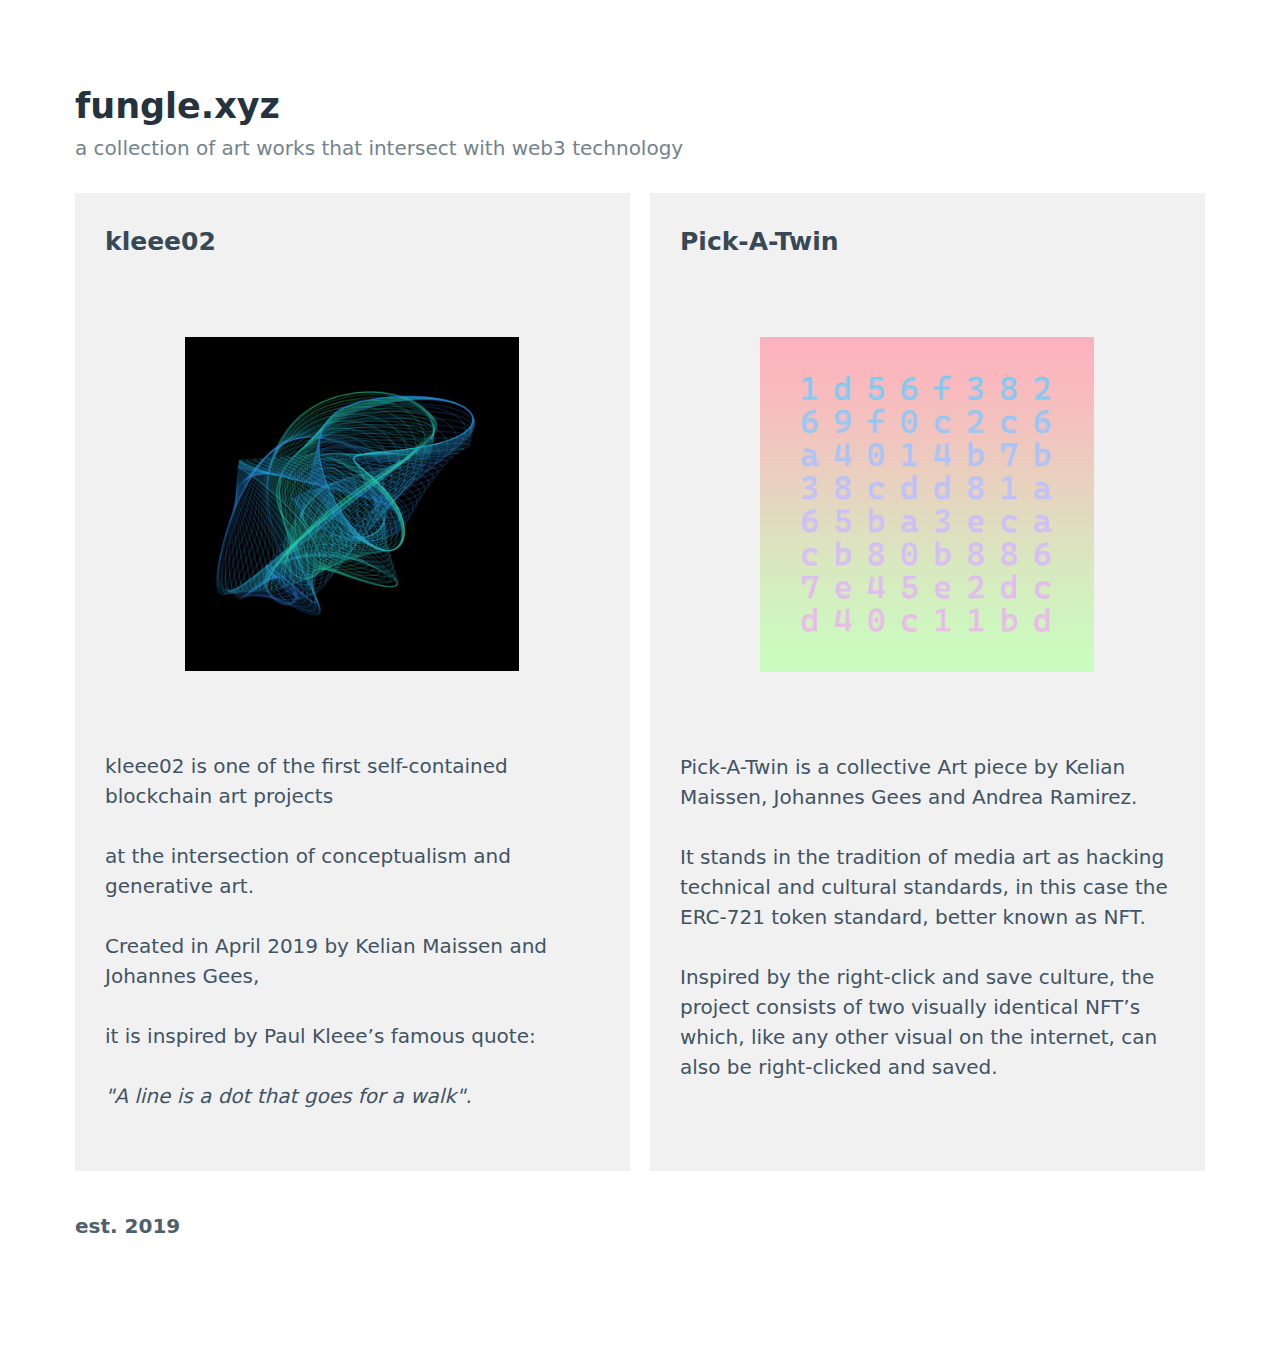
<file: index.html>
<!doctype html>
<html lang="en" data-theme="light">
  <head>
    <meta charset="utf-8">
    <meta name="viewport" content="width=device-width, initial-scale=1">
    <link rel="stylesheet" href="pico.min.css">
    <title>fungle.xyz</title>
    <style media="screen">
      img{
        margin: 80px;
        width: calc(100% - 161px);
        margin-top: 40px!important;
      }
      .grid>* {
        cursor: pointer;
        background-color: rgba(120,120,120,.1);
        padding: 30px;
      }
      h6 {
          margin-top: 40px!important;
    }
    @media (max-aspect-ratio: 1/1) and (max-width: 500px)
    {
      img{
        margin: auto;
        width: 100%;
        margin-top: 0px!important;
        margin-bottom: 20px!important;
      }
    }
    </style>
  </head>
  <body>
    <main class="container">
      <hgroup>
        <h2>fungle.xyz</h2>
        <h3>a collection of art works that intersect with web3 technology</h3>
      </hgroup>


      <div class="grid">

          <div onclick="window.location.href='/kleee02_new'">
            <h4>kleee02</h4>
            <img src="kleee02.jpg" alt="">
            <p>
              kleee02 is one of the first self-contained blockchain art projects <br><br>
              at the intersection of conceptualism and generative art. <br><br>
              Created in April 2019 by Kelian Maissen and Johannes Gees, <br><br>
              it is inspired by Paul Kleee’s famous quote: <br><br>
              <i>"A line is a dot that goes for a walk".</i>

            </p>
          </div>



          <div onclick="window.location.href='/pick_a_twin'">
            <h4>Pick-A-Twin</h4>
            <img src="ntt.png" alt="">
            <p>
              Pick-A-Twin is a collective Art piece by Kelian Maissen, Johannes Gees and Andrea Ramirez.
      <br><br>
      It stands in the tradition of media art as hacking technical and cultural standards, in this case the ERC-721 token standard, better known as NFT.
      <br><br>
      Inspired by the right-click and save culture, the project consists of two visually identical NFT’s which, like any other visual on the internet, can also be right-clicked and saved.

    </p>
          </div>

      </div>

      <h6>est. 2019</h6>
    </main>

  </body>
</html>
</file>
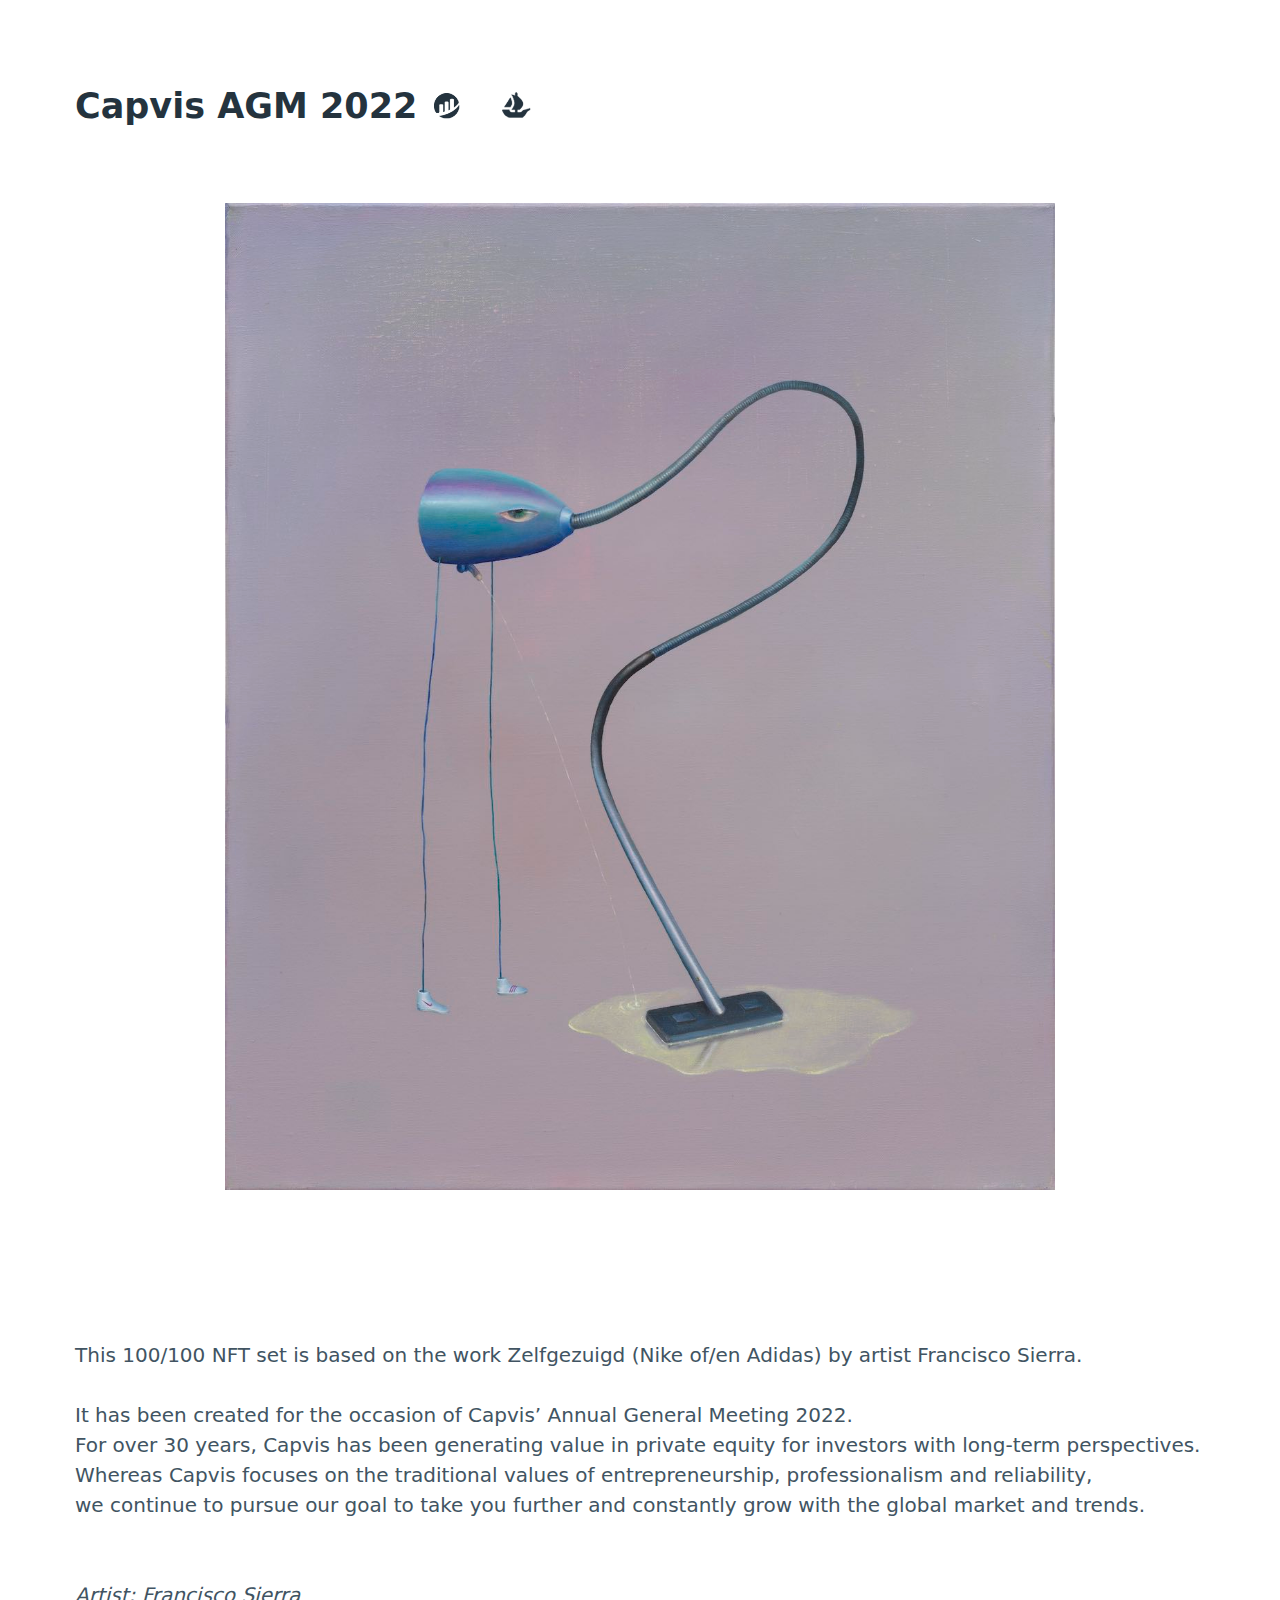
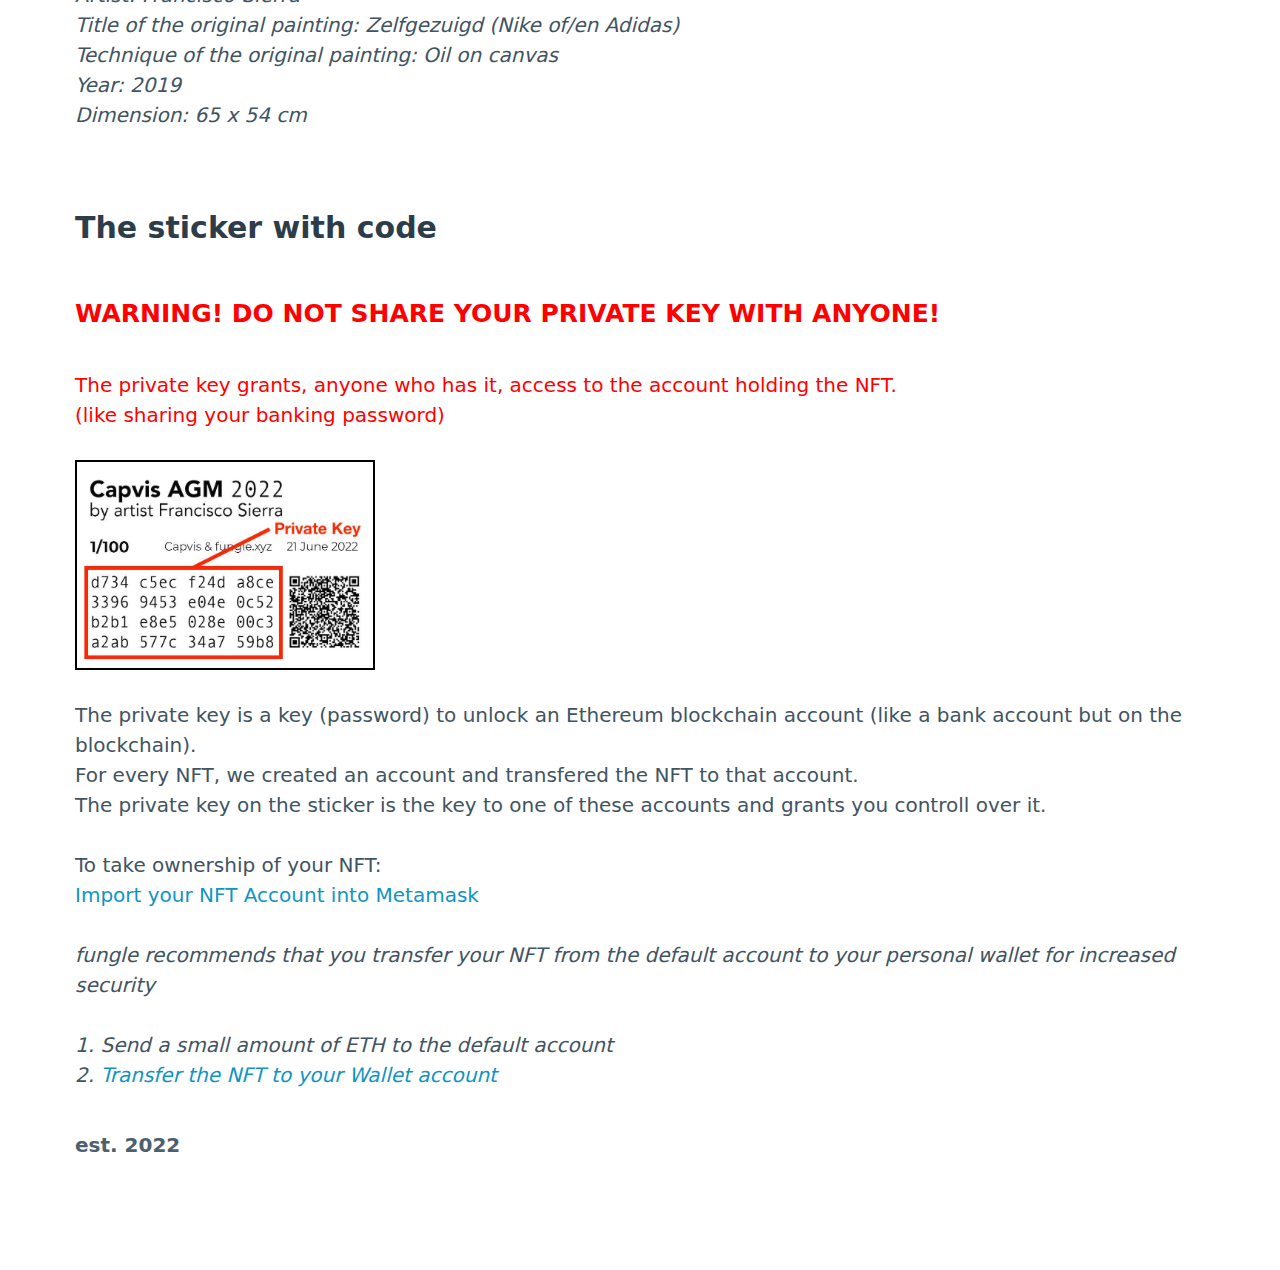
<file: Capvis_AGM_2022/index.html>
<!doctype html>
<html lang="en" data-theme="light">

<head>
  <meta charset="utf-8">
  <meta name="viewport" content="width=device-width, initial-scale=1">
  <link rel="stylesheet" href="../pico.min.css">
  <title>Capvis AGM 2022</title>
  <style media="screen">
    .bigimg {
      margin: 150px;
    width: calc(100% - 300px);
    margin-top: 40px !important;
    }

    .grid>* {
      cursor: pointer;
      background-color: rgba(120, 120, 120, .1);
      padding: 30px;
    }

    h6 {
      margin-top: 40px !important;
    }

    .icon {
      width: 33px;
      margin-top: -6px;
      height: 33px;
      /* filter: invert(70%); */
      /* filter: opacity(0.5) drop-shadow(0 0 0 black); */
    }

    @media (max-aspect-ratio: 1/1) and (max-width: 500px) {
      .bigimg {
        margin: auto;
        width: 100%;
        margin-top: 0px !important;
        margin-bottom: 20px !important;
      }
    }

    #sticker_example{
      width: 300px;
      border: 2px solid black;
    }
    .warning{
      color:red;
    }
  </style>
</head>

<body>
  <main class="container">
    <hgroup>
      <h2>
        Capvis AGM 2022
        <a target="_blank" href="https://etherscan.io/token/0x61bb4491d637da37b4e03fc9ba39e5505216db95"><img class="icon" src="assets/etherscan.png" /></a>  
        <a target="_blank" href="https://opensea.io/collection/capvis-agm-2022"><img class="icon" src="assets/opensea.png" /></a>
      </h2>
      <h3>
        <!-- To right-click and save or not to right-click and save. -->
      </h3>
    </hgroup>

    <img class="bigimg" src="tiny.jpg" alt="">
    <p>
      This 100/100 NFT set is based on the work Zelfgezuigd (Nike of/en Adidas) by artist Francisco Sierra.<br><br>
      It has been created for the occasion of Capvis’ Annual General Meeting 2022.<br>
      For over 30 years, Capvis has been generating value in private equity for investors with long-term perspectives.<br>
      Whereas Capvis focuses on the traditional values of entrepreneurship, professionalism and reliability,<br>
      we continue to pursue our goal to take you further and constantly grow with the global market and trends.<br><br>

    </p>

    <i>
      Artist: Francisco Sierra<br>
      Title of the original painting: Zelfgezuigd (Nike of/en Adidas)<br>
      Technique of the original painting: Oil on canvas<br>
      Year: 2019<br>
      Dimension: 65 x 54 cm
    </i>

    <br><br>

    <p id="sticker_info">
      <h3>
        The sticker with code
      </h3>
      <h4 class="warning">WARNING! DO NOT SHARE YOUR PRIVATE KEY WITH ANYONE!</h4>
      <span class="warning">
        The private key grants, anyone who has it, access to the account holding the NFT.<br>
        (like sharing your banking password)
      </span><br><br>
      <img id="sticker_example" src="example.jpg" alt=""><br><br>
      The private key is a key (password) to unlock an Ethereum blockchain account (like a bank account but on the blockchain).<br>
      For every NFT, we created an account and transfered the NFT to that account. <br>
      The private key on the sticker is the key to one of these accounts and grants you controll over it.<br><br>
      To take ownership of your NFT:<br>
      <a target="_blank" href="https://metamask.zendesk.com/hc/en-us/articles/360015489331-How-to-import-an-Account">Import your NFT Account into Metamask</a>
      <br><br>
      <i>fungle recommends that you transfer your NFT from the default account to your personal wallet for increased security
      <br><br>
      1. Send a small amount of ETH to the default account<br>
      2. <a target="_blank" href="https://support.opensea.io/hc/en-us/articles/5183126109715-How-can-I-transfer-an-NFT-using-OpenSea-">Transfer the NFT to your Wallet account</a>
      </i>

    </p>


    <h6>est. 2022</h6>
  </main>

  <script type="text/javascript">
  document.addEventListener("DOMContentLoaded", function(){
    var hash = location.hash.substr(1);
    if (hash == "sticker") {
      document.getElementById("sticker_info").scrollIntoView({
        behavior: 'smooth',
        alignToTop: true
      });
    }
  });


  </script>
</body>

</html>
</file>
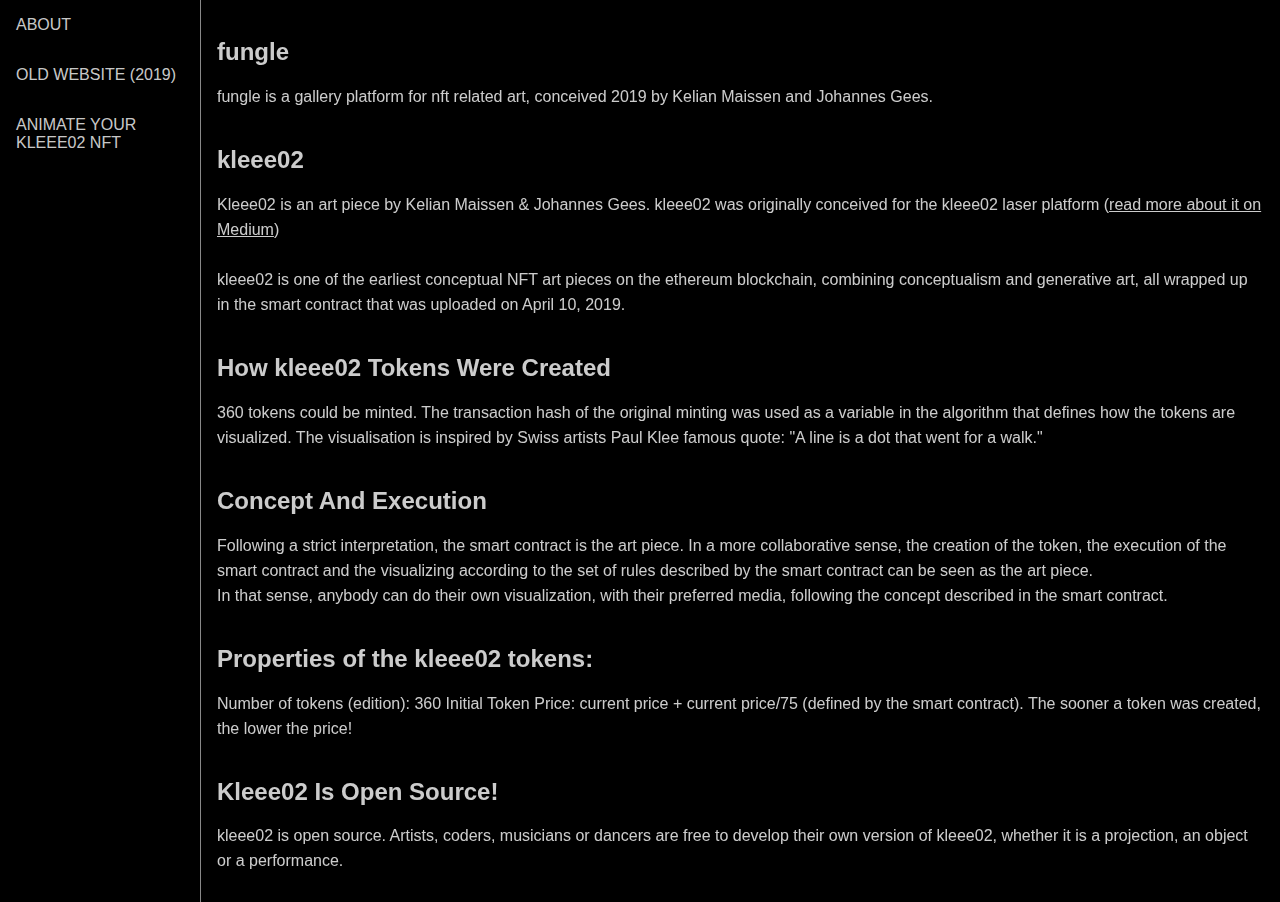
<file: kleee02_new/index.html>
<!DOCTYPE html>
<html>
<head>
  <meta charset="UTF-8">
<meta name="viewport" content="width=device-width, initial-scale=1.0">
<link rel="stylesheet" href="index.css?a=8h3f92g3f">
</head>
<body>


<div class="sidebar">
  <a class="active btn" data-action="menu_switch" data-name="about">ABOUT</a>
  <!-- <a class="btn" data-action="menu_switch" data-name="live_projections">LIVE PROJECTIONS</a> -->

  <a class="btn" data-action="open_link" data-name="gallery">OLD WEBSITE (2019)</a>
  <a class="btn" data-action="menu_switch" data-name="view_your_token">ANIMATE YOUR KLEEE02 NFT</a>
  <!-- <a data-action="menu_switch" data-name="intro">About</a> -->
</div>

<div class="content">

  <iframe class="token_bg" src="https://fungle.xyz/kleee02_new/visual/?autoplay=true#1" width="" height=""></iframe>

  <div class="tab_about tab">

<h2>fungle</h2>
fungle is a gallery platform for nft related art,
conceived 2019 by Kelian Maissen and Johannes Gees.

<h2>kleee02</h2>
Kleee02 is an art piece by Kelian Maissen & Johannes Gees.
kleee02 was originally conceived for the kleee02 laser platform
(<a target="_blank" href="https://medium.com/@johannesgees/the-kleee-art-project-2018-89fa0c1bd2a">read more about it on Medium</a>)
<br><br>
kleee02 is one of the earliest conceptual NFT art pieces on the ethereum blockchain,
combining conceptualism and generative art,
all wrapped up in the smart contract that was uploaded on April 10, 2019.

<h2>How kleee02 Tokens Were Created</h2>
360 tokens could be minted.
The transaction hash of the original minting was used as a variable in the algorithm that defines how the tokens are visualized.
The visualisation is inspired by Swiss artists Paul Klee famous quote: "A line is a dot that went for a walk."

<h2>Concept And Execution</h2>
Following a strict interpretation, the smart contract is the art piece. In a more
collaborative sense, the creation of the token, the execution of the smart contract
and the visualizing according to the set of rules described by the smart contract can
be seen as the art piece.<br>
In that sense, anybody can do their own visualization, with their preferred media,
following the concept described in the smart contract.

<h2>Properties of the kleee02 tokens:</h2>
Number of tokens (edition): 360
Initial Token Price: current price + current price/75 (defined by the smart contract).
The sooner a token was created, the lower the price!

<h2>Kleee02 Is Open Source!</h2>
kleee02 is open source. Artists, coders,
musicians or dancers are free to develop their own version of kleee02,
whether it is a projection, an object or a performance.
<br><br>
More details of the kleee02 piece are described in the kleee02  smart contract info variable:
<br><br>
Links:<br>
<a target="_blank" href="https://etherscan.io/address/0x63658cc84a5b2b969b8df9bea129a1c933e1439f#code">Smart Contract on Etherscan</a>  
and <a target="_blank" href="https://ipfs.io/ipfs/QmcccK8ksKNacYFiX2FkMpC9VW8LCVbTaD8Mq1SJj7o5VE">info variable on ipfs</a><br>
<a target="_blank" href="https://twitter.com/FungleXyz">Fungle and kleee02 on Twitter</a><br>
<a target="_blank" href="https://discord.gg/8ZstcYFBf3">Fungle and kleee02 Discord</a>
<a target="_blank" href="https://medium.com/@johannesgees/kleee02-396e4ed09ed4"><br>
Rediscovery of kleee02 in late August 2021 by internet users on Medium</a><br>

<br><br>

<br><br>


  </div>

  <div class="tab_live_projections tab" style="display:none;">
    <h2>dddd:</h2>
    <h2>ccc:</h2>
    <h2>bbb:</h2>
    <h2>Thalwil ZH:</h2>
  </div>

  <div class="tab_view_your_token tab" style="display:none;">
    <h2>Kleee 02 Token Animator</h2>

    Enter the number of your kleee02 token (or any token number, 1-360)<br>
    Click on the visual to access settings.<br>
    Click again to hide settings. Go!<br>
    <br>
    <input type="text" id="token_id" name="token_id" placeholder="123"><button class="btn" data-action="open_token" type="button" name="go">GO</button>

    <div class="center">


    </div>

  </div>

<div class="footer">
  <a target="_blank" href="https://etherscan.io/address/0x63658cc84a5b2b969b8df9bea129a1c933e1439f#code"><img class="icon" src="assets/etherscan.png" /></a>  
  <a target="_blank" href="https://twitter.com/FungleXyz"><img class="icon" src="assets/twitter.png" /></a>
  <a target="_blank" href="https://discord.gg/8ZstcYFBf3"><img class="icon" src="assets/discord.png" /></a>
  <a target="_blank" href="https://opensea.io/collection/kleee02"><img class="icon" src="assets/opensea.png" /></a>
</div>

</div>

<script src="index.js?a=8h3f92g3f" charset="utf-8"></script>

</body>
</html>
</file>
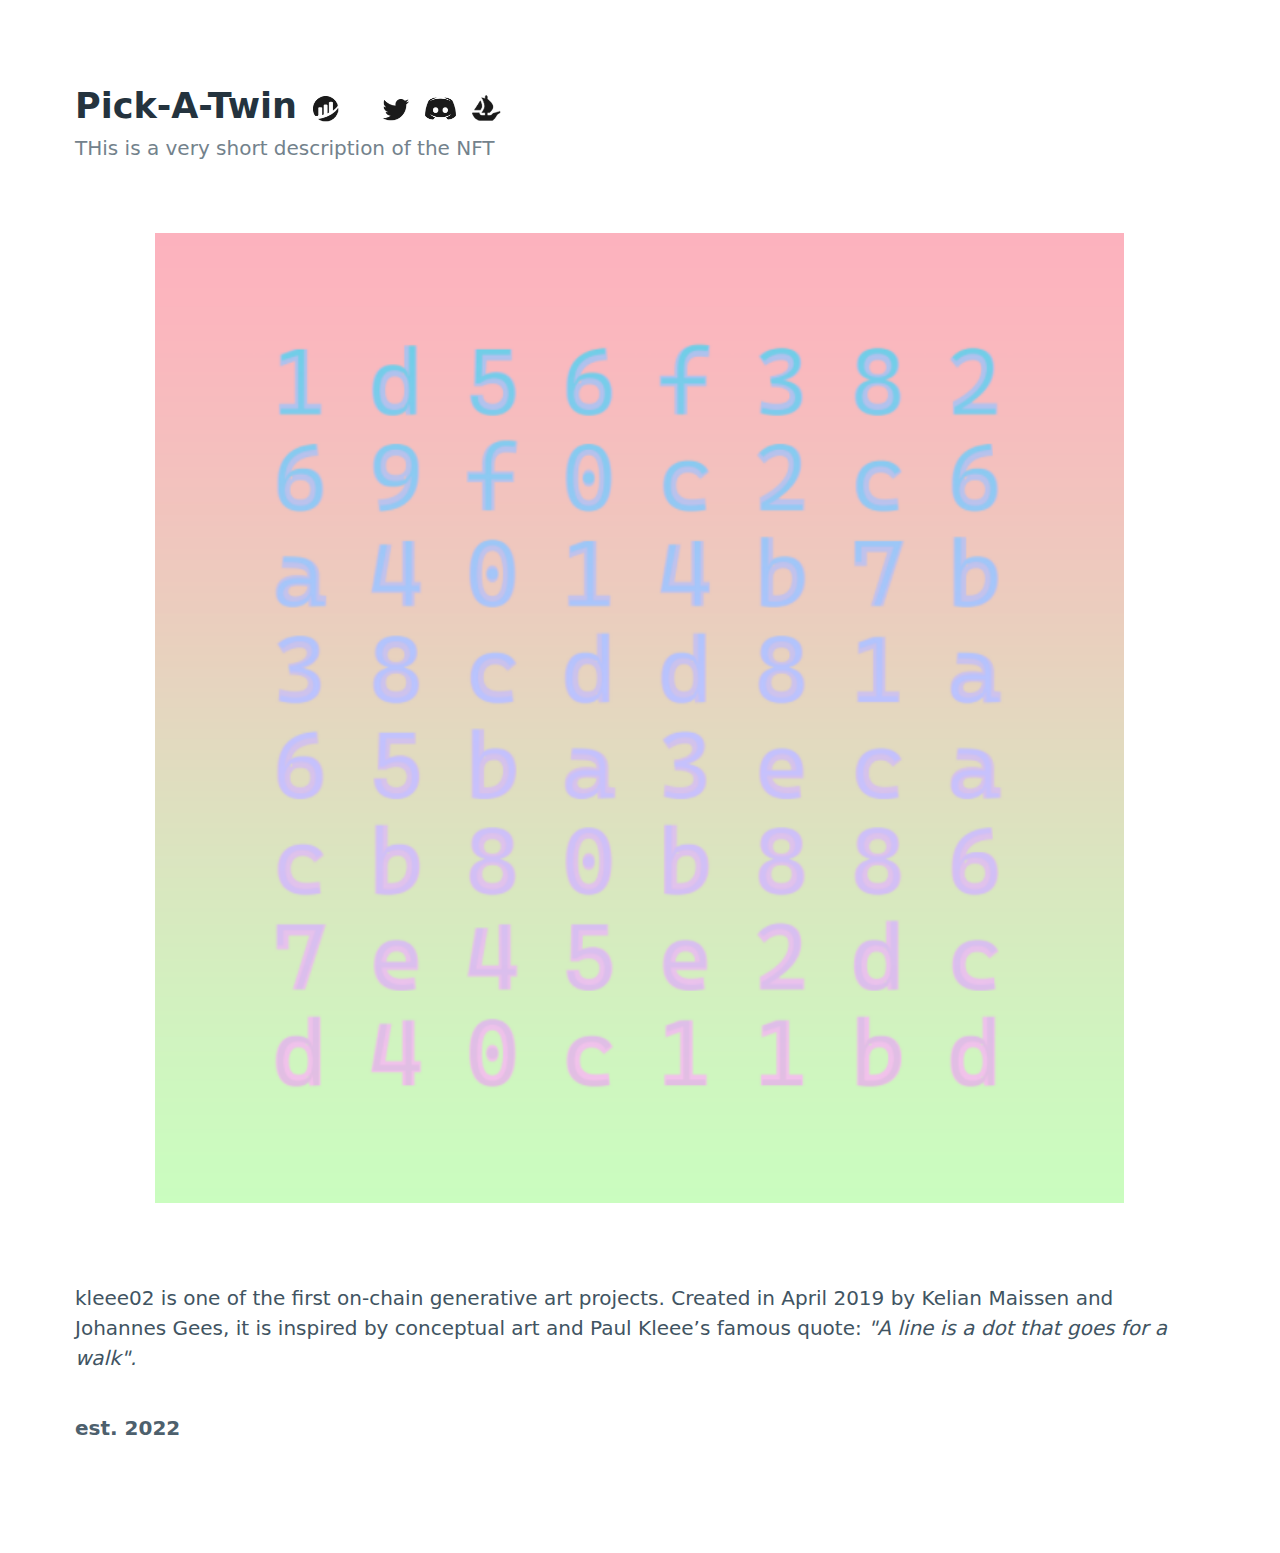
<file: pick_a_twin/index.html>
<!doctype html>
<html lang="en" data-theme="light">
  <head>
    <meta charset="utf-8">
    <meta name="viewport" content="width=device-width, initial-scale=1">
    <link rel="stylesheet" href="../pico.min.css">
    <title>Pick-A-Twin</title>
    <style media="screen">
      .bigimg{
        margin: 80px;
        width: calc(100% - 161px);
        margin-top: 40px!important;
      }
      .grid>* {
        cursor: pointer;
        background-color: rgba(120,120,120,.1);
        padding: 30px;
      }
      h6 {
          margin-top: 40px!important;
    }
    .icon{
      width: 33px;
      height: 33px;
      filter:invert(90%) ;
    }
    @media (max-aspect-ratio: 1/1) and (max-width: 500px)
    {
      .bigimg{
        margin: auto;
        width: 100%;
        margin-top: 0px!important;
        margin-bottom: 20px!important;
      }
    }
    </style>
  </head>
  <body>
    <main class="container">
      <hgroup>
        <h2>
          Pick-A-Twin
          <a target="_blank" href="https://etherscan.io/address/0xdf25a9267bcf79cb1d790de9b77f180ddc8f95f8#code"><img class="icon" src="assets/etherscan.png" /></a>  
          <a target="_blank" href="https://twitter.com/FungleXyz"><img class="icon" src="assets/twitter.png" /></a>
          <a target="_blank" href="https://discord.gg/8ZstcYFBf3"><img class="icon" src="assets/discord.png" /></a>
          <a target="_blank" href="https://opensea.io/collection/pick-a-twin"><img class="icon" src="assets/opensea.png" /></a>
        </h2>
        <h3>
          THis is a very short description of the NFT
        </h3>
      </hgroup>

      <img class="bigimg" src="ntt.png" alt="">
      <p>
        kleee02 is one of the first on-chain generative art projects.
        Created in April 2019 by Kelian Maissen and Johannes Gees,
        it is inspired by conceptual art and Paul Kleee’s famous quote:
        <i>"A line is a dot that goes for a walk".</i>
      </p>


      <h6>est. 2022</h6>
    </main>

  </body>
</html>
</file>
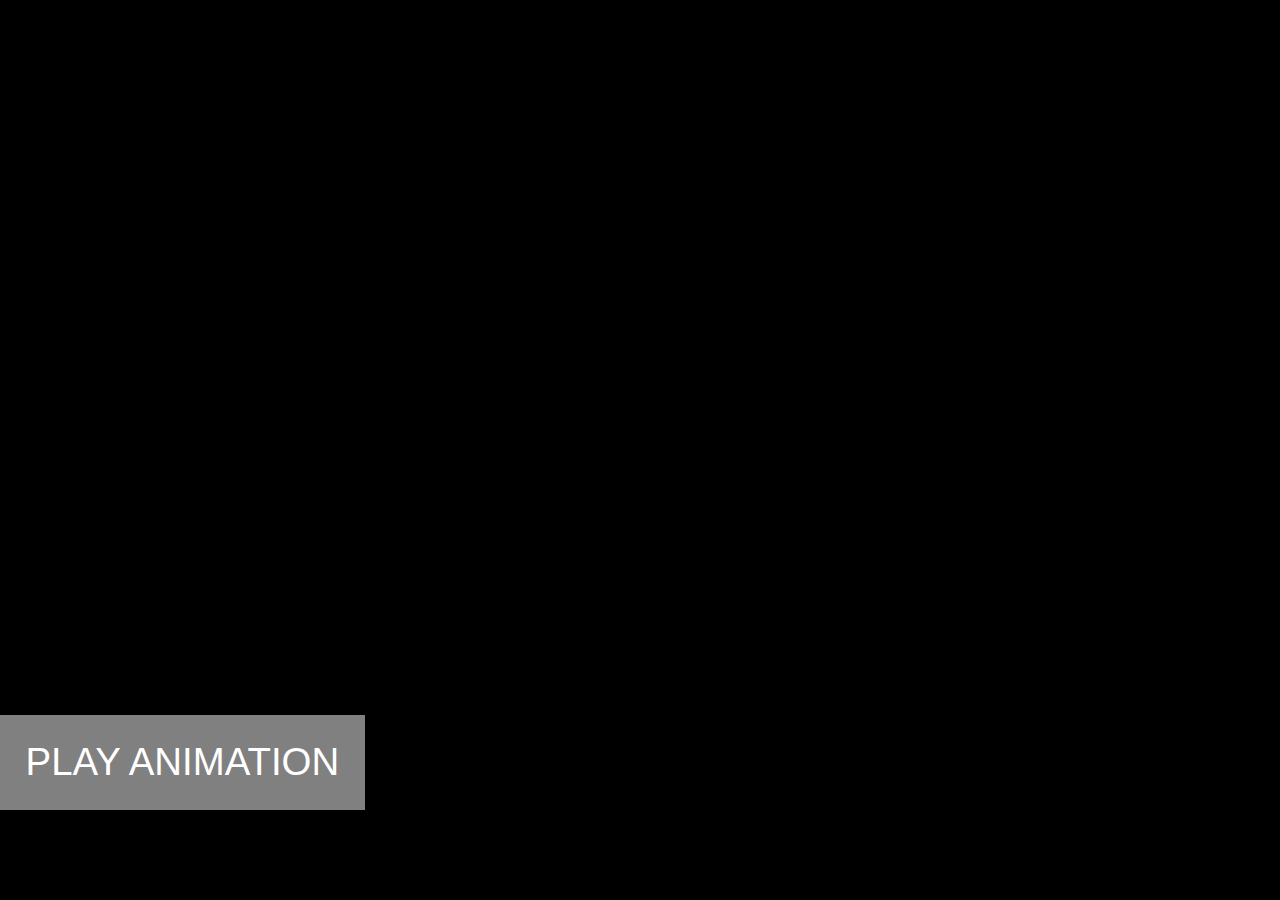
<file: kleee02_new/visual/index.html>
<!doctype html>
<html lang="en">
<meta name="viewport" content="width=device-width, initial-scale=1.0,  user-scalable=no" />

<style media="screen">
	html,body{
		font-weight: 200;
		margin:0;
		background-color: black;
		user-select: none;
	}
	label{
		margin-bottom: 30px;
		margin-bottom: 9px;
		display: inline-block;
	}
	.overlay{
		font-family: sans-serif;
		text-transform: uppercase;
		text-align: left;
		color:white;
		position: fixed;
		top:0;
		width: 200px;
		left: 0;
    /* left: 50%;
    transform: translate(-50%, 0px); */
		background: rgba(200,200,200,.3);
		display: none;
		padding: 30px;

		/* width: 500px; */
	}

	/* portrait */
	@media (max-aspect-ratio: 1/1) {
		canvas{
			user-select: none;
			position: fixed;
			width: 100vw;
			height: 100vw;
			top: calc(50vh - 50vw);
		}
	}
	/* landscape */
	@media (min-aspect-ratio: 1/1) {
		canvas{
			position: fixed;
			width: 100vh;
			height: 100vh;
			left: calc(50vw - 50vh);
		}
	}



	input[type=checkbox] {
	  width: 23px;
	  height: 23px;
	  -webkit-appearance: none;
	  -moz-appearance: none;
	  appearance: none;
	  margin-right: 10px;
	  background-color: black;
	  outline: 0;
	  border: solid 1px white;
	  display: inline-block;
	  -webkit-box-shadow: none !important;
	  -moz-box-shadow: none !important;
	  box-shadow: none !important;
	}

	input[type=checkbox]:focus {
	  outline: none;
	  border: solid 1px white !important;
		border-radius: 0px !important;
	  -webkit-box-shadow: none !important;
	  -moz-box-shadow: none !important;
	  box-shadow: none !important;
	}

	input[type=checkbox]:checked {
		border: solid 1px white;
		border-radius: 0px !important;
	  background-color: white;
	  text-align: center;
	  line-height: 15px;
	}

	input[type=range] {
	  width: 100%;
	  margin: 5.85px 0;
	  background-color: transparent;
	  -webkit-appearance: none;
	}
	input[type=range]:focus {
	  outline: none;
	}
	input[type=range]::-webkit-slider-runnable-track {
	  background: #000000;
	  border: 1px solid #ffffff;
	  border-radius: 0.8px;
	  width: 100%;
	  height: 11.3px;
	  cursor: pointer;
	}
	input[type=range]::-webkit-slider-thumb {
	  margin-top: -6.85px;
	  width: 23px;
	  height: 23px;
	  background: #000000;
	  border: 1px solid #ffffff;
	  cursor: pointer;
	  -webkit-appearance: none;
	}
	input[type=range]:focus::-webkit-slider-runnable-track {
	  background: #000000;
	}
	input[type=range]::-moz-range-track {
	  background: #000000;
	  border: 1px solid #ffffff;
	  border-radius: 0.8px;
	  width: 100%;
	  height: 11.3px;
	  cursor: pointer;
	}
	input[type=range]::-moz-range-thumb {
	  width: 23px;
	  height: 23px;
	  background: #000000;
	  border: 1px solid #ffffff;
	  cursor: pointer;
	}
	input[type=range]::-ms-track {
	  background: transparent;
	  border-color: transparent;
	  border-width: 8.45px 0;
	  color: transparent;
	  width: 100%;
	  height: 11.3px;
	  cursor: pointer;
	}
	input[type=range]::-ms-fill-lower {
	  background: #000000;
	  border: 1px solid #ffffff;
	  border-radius: 1.6px;
	}
	input[type=range]::-ms-fill-upper {
	  background: #000000;
	  border: 1px solid #ffffff;
	  border-radius: 1.6px;
	}
	input[type=range]::-ms-thumb {
	  width: 23px;
	  height: 23px;
	  background: #000000;
	  border: 1px solid #ffffff;
	  cursor: pointer;
	  margin-top: 0px;
	  /*Needed to keep the Edge thumb centred*/
	}
	input[type=range]:focus::-ms-fill-lower {
	  background: #000000;
	}
	input[type=range]:focus::-ms-fill-upper {
	  background: #000000;
	}

	.close{
		position: absolute;
		top:20px;
		right: 20px;
	}

	.record_json{
		width: 50px;
		height: 50px;
		position: fixed;
		bottom: 0px;
		right: 0px;
		border-radius: 50vw;
		/* border: 1px solid white; */
	}

	.initial{
		/* display: none; */
		position: fixed;
		width: 100%;
		height: 100%;
		top:0;
		left: 0;
		background-color: black;
		background-repeat: no-repeat;
		background-position: center;
		background-size: contain;
	}
	.initial_text{
		font-family: sans-serif;
    text-transform: uppercase;
    text-align: left;
    color: white;
		position: fixed;
		bottom: 10%;
		left: 0;
text-align: center;
background-color: grey;
padding: 2vw;
font-size: 3vw;

	}

</style>

<canvas id="canvas" width="1080" height="1080"></canvas>

<div class="record_json">

</div>

<div class="overlay">
	<div class="close">
		X
	</div>
	<br>
	<label for="line_alpha">line alpha</label><br>
	<input type="range" id="line_alpha" name="line_alpha" value="1" min="0" max="1" step=".002">
	<br><br>
	<label for="background_alpha">background alpha</label><br>
	<input type="range" id="background_alpha" name="background_alpha" value="0" min="0" max="1" step=".002">
	<br><br>
	<label for="fps">fps</label><br>
	<input type="range" id="fps" name="fps" value="10" min=".5" max="300" step=".5">
	<br><br>
	<label for="fps">animation speed</label><br>
	<input type="range" id="animation_speed" name="animation_speed" value="-1500" min="-10000" max="-10" step="1">
	<br><br>
	<label for="clear_after_loop">clear after loop</label><br>
	<input type="checkbox" id="clear_after_loop" name="clear_after_loop" >
	<br><br>
	<label for="smoother_lerp">smoother lerp</label><br>
	<input type="checkbox" id="smoother_lerp" name="smoother_lerp" >
	<br><br>
</div>

<div class="initial">
	<div class="initial_text">
		Play Animation
	</div>
</div>


<script src="FileSaver.min.js" charset="utf-8"></script>
<script src="hash_tokenid.js" charset="utf-8"></script>
<script src="bspline.js" charset="utf-8"></script>
<script src="main.js" charset="utf-8"></script>

</html>
</file>
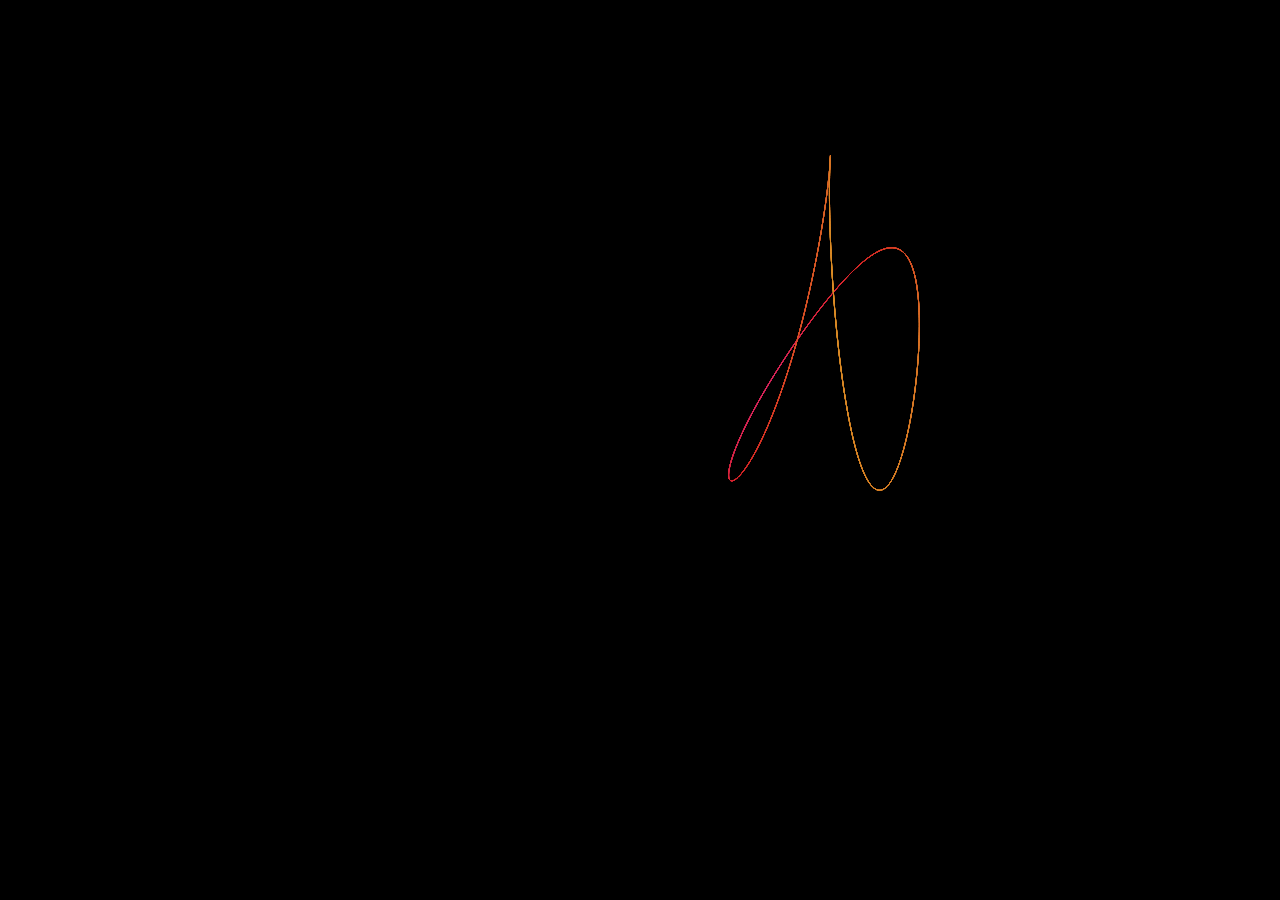
<file: kleee02_new/visual_2/index.html>
<!doctype html>
<html lang="en">
<meta name="viewport" content="width=device-width, initial-scale=1.0,  user-scalable=no" />

<style media="screen">
	html,body{
		font-weight: 200;
		margin:0;
		background-color: black;
		user-select: none;
	}
	label{
		margin-bottom: 30px;
		margin-bottom: 9px;
		display: inline-block;
	}
	.overlay{
		font-family: sans-serif;
		text-transform: uppercase;
		text-align: left;
		color:white;
		position: fixed;
		top:0;
		width: 200px;
		left: 0;
    /* left: 50%;
    transform: translate(-50%, 0px); */
		background: rgba(200,200,200,.3);
		display: none;
		padding: 30px;

		/* width: 500px; */
	}

	/* portrait */
	@media (max-aspect-ratio: 1/1) {
		canvas{
			user-select: none;
			position: fixed;
			width: 100vw;
			height: 100vw;
			top: calc(50vh - 50vw);
		}
	}
	/* landscape */
	@media (min-aspect-ratio: 1/1) {
		canvas{
			position: fixed;
			width: 100vh;
			height: 100vh;
			left: calc(50vw - 50vh);
		}
	}



	input[type=checkbox] {
	  width: 23px;
	  height: 23px;
	  -webkit-appearance: none;
	  -moz-appearance: none;
	  appearance: none;
	  margin-right: 10px;
	  background-color: black;
	  outline: 0;
	  border: solid 1px white;
	  display: inline-block;
	  -webkit-box-shadow: none !important;
	  -moz-box-shadow: none !important;
	  box-shadow: none !important;
	}

	input[type=checkbox]:focus {
	  outline: none;
	  border: solid 1px white !important;
		border-radius: 0px !important;
	  -webkit-box-shadow: none !important;
	  -moz-box-shadow: none !important;
	  box-shadow: none !important;
	}

	input[type=checkbox]:checked {
		border: solid 1px white;
		border-radius: 0px !important;
	  background-color: white;
	  text-align: center;
	  line-height: 15px;
	}

	input[type=range] {
	  width: 100%;
	  margin: 5.85px 0;
	  background-color: transparent;
	  -webkit-appearance: none;
	}
	input[type=range]:focus {
	  outline: none;
	}
	input[type=range]::-webkit-slider-runnable-track {
	  background: #000000;
	  border: 1px solid #ffffff;
	  border-radius: 0.8px;
	  width: 100%;
	  height: 11.3px;
	  cursor: pointer;
	}
	input[type=range]::-webkit-slider-thumb {
	  margin-top: -6.85px;
	  width: 23px;
	  height: 23px;
	  background: #000000;
	  border: 1px solid #ffffff;
	  cursor: pointer;
	  -webkit-appearance: none;
	}
	input[type=range]:focus::-webkit-slider-runnable-track {
	  background: #000000;
	}
	input[type=range]::-moz-range-track {
	  background: #000000;
	  border: 1px solid #ffffff;
	  border-radius: 0.8px;
	  width: 100%;
	  height: 11.3px;
	  cursor: pointer;
	}
	input[type=range]::-moz-range-thumb {
	  width: 23px;
	  height: 23px;
	  background: #000000;
	  border: 1px solid #ffffff;
	  cursor: pointer;
	}
	input[type=range]::-ms-track {
	  background: transparent;
	  border-color: transparent;
	  border-width: 8.45px 0;
	  color: transparent;
	  width: 100%;
	  height: 11.3px;
	  cursor: pointer;
	}
	input[type=range]::-ms-fill-lower {
	  background: #000000;
	  border: 1px solid #ffffff;
	  border-radius: 1.6px;
	}
	input[type=range]::-ms-fill-upper {
	  background: #000000;
	  border: 1px solid #ffffff;
	  border-radius: 1.6px;
	}
	input[type=range]::-ms-thumb {
	  width: 23px;
	  height: 23px;
	  background: #000000;
	  border: 1px solid #ffffff;
	  cursor: pointer;
	  margin-top: 0px;
	  /*Needed to keep the Edge thumb centred*/
	}
	input[type=range]:focus::-ms-fill-lower {
	  background: #000000;
	}
	input[type=range]:focus::-ms-fill-upper {
	  background: #000000;
	}

	.close{
		position: absolute;
		top:20px;
		right: 20px;
	}

</style>

<canvas id="canvas" width="1080" height="1080"></canvas>


<div class="overlay">
	<div class="close">
		X
	</div>
	<br>
	<label for="line_alpha">line alpha</label><br>
	<input type="range" id="line_alpha" name="line_alpha" value="0" min="0" max="1" step=".002">
	<br><br>
	<label for="background_alpha">background alpha</label><br>
	<input type="range" id="background_alpha" name="background_alpha" value="0" min="0" max="1" step=".002">
	<br><br>
	<label for="fps">fps</label><br>
	<input type="range" id="fps" name="fps" value="10" min=".5" max="300" step=".5">
	<br><br>
	<label for="fps">animation speed</label><br>
	<input type="range" id="animation_speed" name="animation_speed" value="-1500" min="-10000" max="-10" step="1">
	<br><br>
	<label for="clear_after_loop">clear after loop</label><br>
	<input type="checkbox" id="clear_after_loop" name="clear_after_loop" >
	<br><br>
	<label for="smoother_lerp">smoother lerp</label><br>
	<input type="checkbox" id="smoother_lerp" name="smoother_lerp" >
	<br><br>
</div>



<script src="FileSaver.min.js" charset="utf-8"></script>
<script src="hash_tokenid.js" charset="utf-8"></script>
<script src="bspline.js" charset="utf-8"></script>
<script src="main.js" charset="utf-8"></script>

</html>
</file>
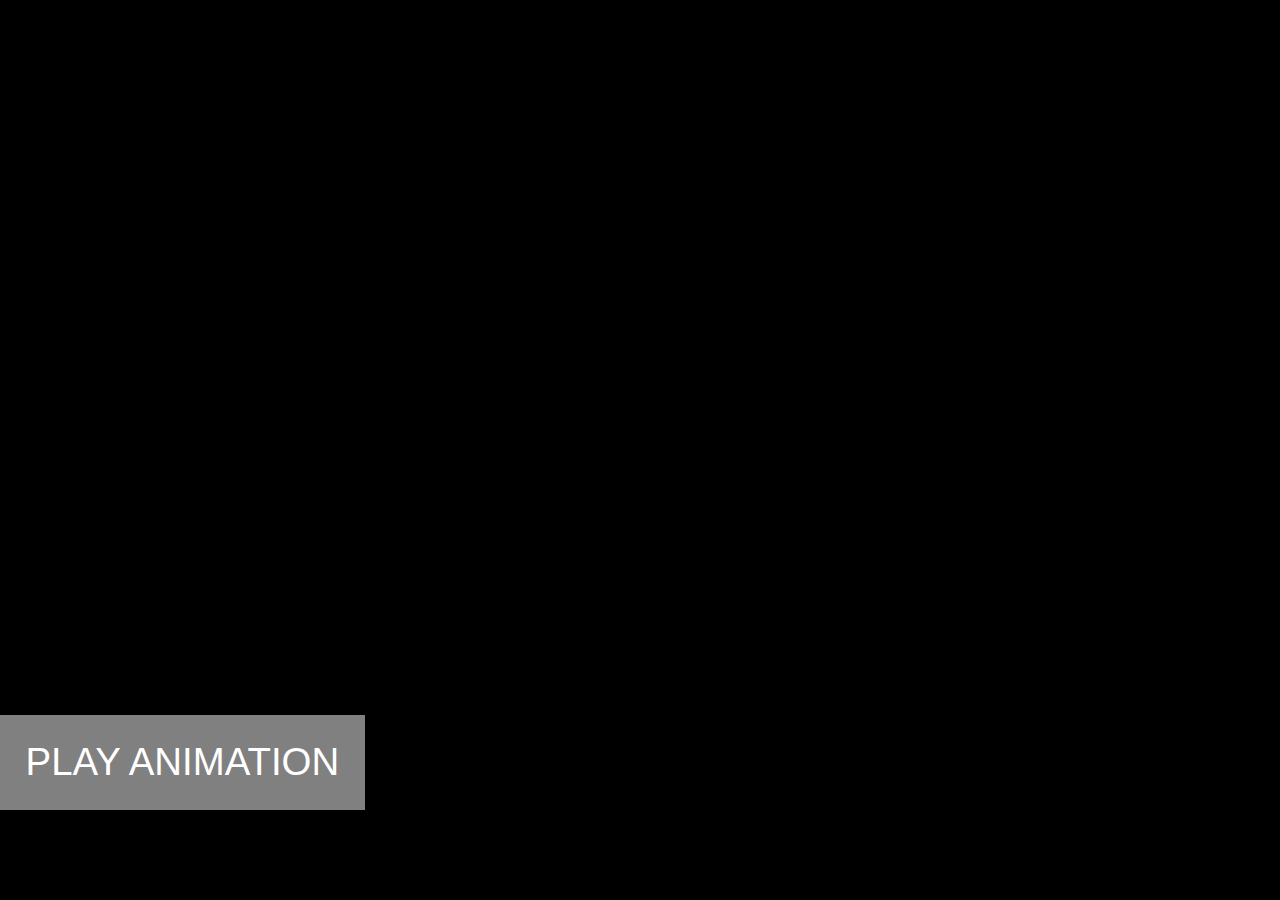
<file: kleee02_new/visual_expo/index.html>
<!doctype html>
<html lang="en">
<meta name="viewport" content="width=device-width, initial-scale=1.0,  user-scalable=no" />

<style media="screen">
	html,body{
		font-weight: 200;
		margin:0;
		background-color: black;
		user-select: none;
	}
	label{
		margin-bottom: 30px;
		margin-bottom: 9px;
		display: inline-block;
	}
	.overlay{
		font-family: sans-serif;
		text-transform: uppercase;
		text-align: left;
		color:white;
		position: fixed;
		top:0;
		width: 200px;
		left: 0;
    /* left: 50%;
    transform: translate(-50%, 0px); */
		background: rgba(200,200,200,.3);
		display: none;
		padding: 30px;

		/* width: 500px; */
	}

	/* portrait */
	@media (max-aspect-ratio: 1/1) {
		canvas{
			user-select: none;
			position: fixed;
			width: 100vw;
			height: 100vw;
			top: calc(50vh - 50vw);
		}
	}
	/* landscape */
	@media (min-aspect-ratio: 1/1) {
		canvas{
			position: fixed;
			width: 100vh;
			height: 100vh;
			left: calc(50vw - 50vh);
		}
	}



	input[type=checkbox] {
	  width: 23px;
	  height: 23px;
	  -webkit-appearance: none;
	  -moz-appearance: none;
	  appearance: none;
	  margin-right: 10px;
	  background-color: black;
	  outline: 0;
	  border: solid 1px white;
	  display: inline-block;
	  -webkit-box-shadow: none !important;
	  -moz-box-shadow: none !important;
	  box-shadow: none !important;
	}

	input[type=checkbox]:focus {
	  outline: none;
	  border: solid 1px white !important;
		border-radius: 0px !important;
	  -webkit-box-shadow: none !important;
	  -moz-box-shadow: none !important;
	  box-shadow: none !important;
	}

	input[type=checkbox]:checked {
		border: solid 1px white;
		border-radius: 0px !important;
	  background-color: white;
	  text-align: center;
	  line-height: 15px;
	}

	input[type=range] {
	  width: 100%;
	  margin: 5.85px 0;
	  background-color: transparent;
	  -webkit-appearance: none;
	}
	input[type=range]:focus {
	  outline: none;
	}
	input[type=range]::-webkit-slider-runnable-track {
	  background: #000000;
	  border: 1px solid #ffffff;
	  border-radius: 0.8px;
	  width: 100%;
	  height: 11.3px;
	  cursor: pointer;
	}
	input[type=range]::-webkit-slider-thumb {
	  margin-top: -6.85px;
	  width: 23px;
	  height: 23px;
	  background: #000000;
	  border: 1px solid #ffffff;
	  cursor: pointer;
	  -webkit-appearance: none;
	}
	input[type=range]:focus::-webkit-slider-runnable-track {
	  background: #000000;
	}
	input[type=range]::-moz-range-track {
	  background: #000000;
	  border: 1px solid #ffffff;
	  border-radius: 0.8px;
	  width: 100%;
	  height: 11.3px;
	  cursor: pointer;
	}
	input[type=range]::-moz-range-thumb {
	  width: 23px;
	  height: 23px;
	  background: #000000;
	  border: 1px solid #ffffff;
	  cursor: pointer;
	}
	input[type=range]::-ms-track {
	  background: transparent;
	  border-color: transparent;
	  border-width: 8.45px 0;
	  color: transparent;
	  width: 100%;
	  height: 11.3px;
	  cursor: pointer;
	}
	input[type=range]::-ms-fill-lower {
	  background: #000000;
	  border: 1px solid #ffffff;
	  border-radius: 1.6px;
	}
	input[type=range]::-ms-fill-upper {
	  background: #000000;
	  border: 1px solid #ffffff;
	  border-radius: 1.6px;
	}
	input[type=range]::-ms-thumb {
	  width: 23px;
	  height: 23px;
	  background: #000000;
	  border: 1px solid #ffffff;
	  cursor: pointer;
	  margin-top: 0px;
	  /*Needed to keep the Edge thumb centred*/
	}
	input[type=range]:focus::-ms-fill-lower {
	  background: #000000;
	}
	input[type=range]:focus::-ms-fill-upper {
	  background: #000000;
	}

	.close{
		position: absolute;
		top:20px;
		right: 20px;
	}

	.record_json{
		width: 50px;
		height: 50px;
		position: fixed;
		bottom: 0px;
		right: 0px;
		border-radius: 50vw;
		/* border: 1px solid white; */
	}

	.initial{
		display: none;
		position: fixed;
		width: 100%;
		height: 100%;
		top:0;
		left: 0;
		background-color: black;
		background-repeat: no-repeat;
		background-position: center;
		background-size: contain;
	}
	.initial_text{
		font-family: sans-serif;
    text-transform: uppercase;
    text-align: left;
    color: white;
		position: fixed;
		bottom: 10%;
		left: 0;
text-align: center;
background-color: grey;
padding: 2vw;
font-size: 3vw;

	}

</style>

<canvas id="canvas" width="1080" height="1080"></canvas>

<div class="record_json">

</div>

<div class="overlay">
	<div class="close">
		X
	</div>
	<br>
	<label for="line_alpha">line alpha</label><br>
	<input type="range" id="line_alpha" name="line_alpha" value="1" min="0" max="1" step=".002">
	<br><br>
	<label for="background_alpha">background alpha</label><br>
	<input type="range" id="background_alpha" name="background_alpha" value="0" min="0" max="1" step=".002">
	<br><br>
	<label for="fps">fps</label><br>
	<input type="range" id="fps" name="fps" value="10" min=".5" max="300" step=".5">
	<br><br>
	<label for="fps">animation speed</label><br>
	<input type="range" id="animation_speed" name="animation_speed" value="-1500" min="-10000" max="-10" step="1">
	<br><br>
	<label for="clear_after_loop">clear after loop</label><br>
	<input type="checkbox" id="clear_after_loop" name="clear_after_loop" >
	<br><br>
	<label for="smoother_lerp">smoother lerp</label><br>
	<input type="checkbox" id="smoother_lerp" name="smoother_lerp" >
	<br><br>
</div>

<div class="initial">
	<div class="initial_text">
		Play Animation
	</div>
</div>


<script src="FileSaver.min.js" charset="utf-8"></script>
<script src="hash_tokenid.js" charset="utf-8"></script>
<script src="bspline.js" charset="utf-8"></script>
<script src="main.js" charset="utf-8"></script>

</html>
</file>
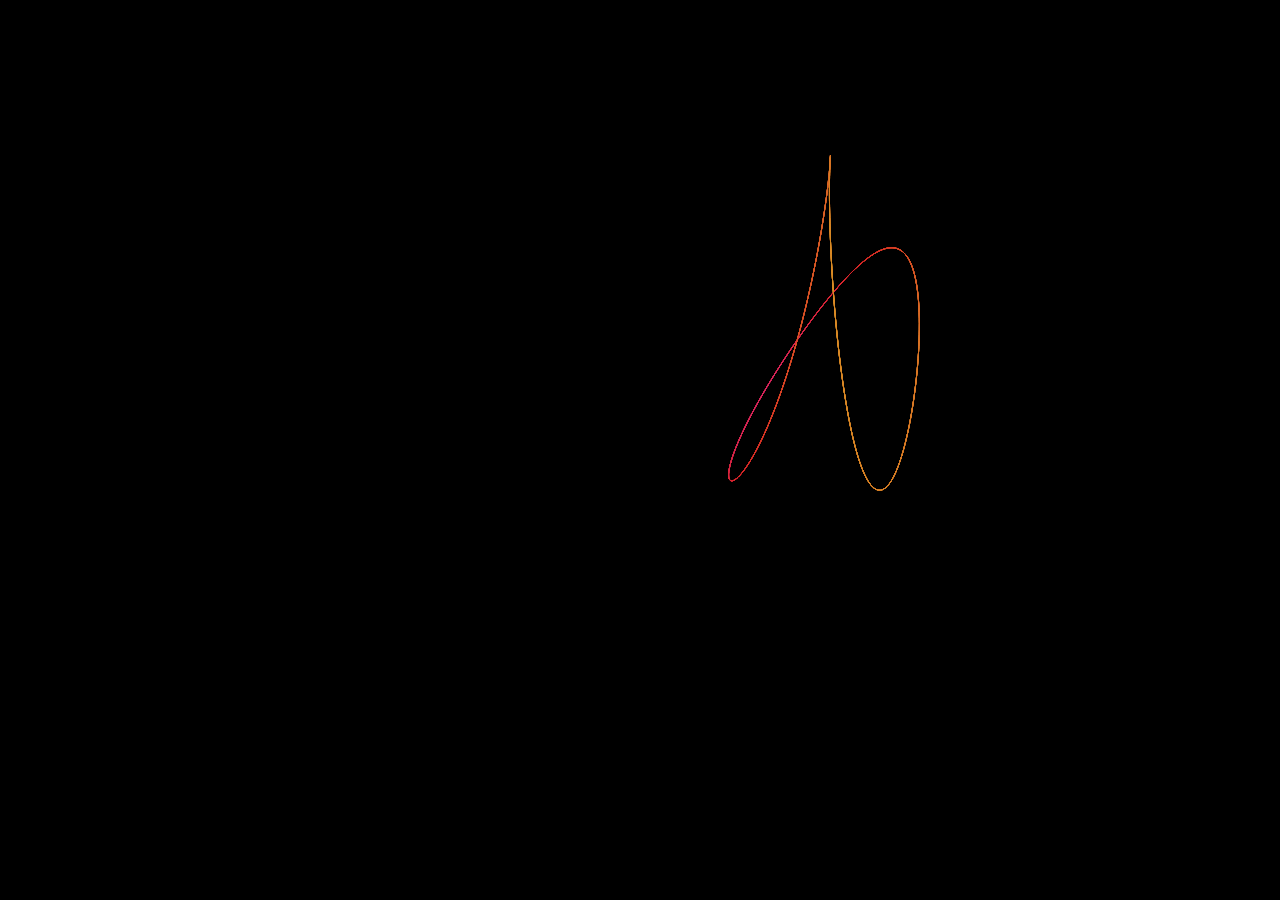
<file: kleee02_new/visual_nu/index.html>
<!doctype html>
<html lang="en">
<meta name="viewport" content="width=device-width, initial-scale=1.0,  user-scalable=no" />

<style media="screen">
	html,body{
		font-weight: 200;
		margin:0;
		background-color: black;
		user-select: none;
	}
	label{
		margin-bottom: 30px;
		margin-bottom: 9px;
		display: inline-block;
	}
	.overlay{
		font-family: sans-serif;
		text-transform: uppercase;
		text-align: left;
		color:white;
		position: fixed;
		top:0;
		width: 200px;
		left: 0;
    /* left: 50%;
    transform: translate(-50%, 0px); */
		background: rgba(200,200,200,.3);
		display: none;
		padding: 30px;

		/* width: 500px; */
	}

	/* portrait */
	@media (max-aspect-ratio: 1/1) {
		canvas{
			user-select: none;
			position: fixed;
			width: 100vw;
			height: 100vw;
			top: calc(50vh - 50vw);
		}
	}
	/* landscape */
	@media (min-aspect-ratio: 1/1) {
		canvas{
			position: fixed;
			width: 100vh;
			height: 100vh;
			left: calc(50vw - 50vh);
		}
	}



	input[type=checkbox] {
	  width: 23px;
	  height: 23px;
	  -webkit-appearance: none;
	  -moz-appearance: none;
	  appearance: none;
	  margin-right: 10px;
	  background-color: black;
	  outline: 0;
	  border: solid 1px white;
	  display: inline-block;
	  -webkit-box-shadow: none !important;
	  -moz-box-shadow: none !important;
	  box-shadow: none !important;
	}

	input[type=checkbox]:focus {
	  outline: none;
	  border: solid 1px white !important;
		border-radius: 0px !important;
	  -webkit-box-shadow: none !important;
	  -moz-box-shadow: none !important;
	  box-shadow: none !important;
	}

	input[type=checkbox]:checked {
		border: solid 1px white;
		border-radius: 0px !important;
	  background-color: white;
	  text-align: center;
	  line-height: 15px;
	}

	input[type=range] {
	  width: 100%;
	  margin: 5.85px 0;
	  background-color: transparent;
	  -webkit-appearance: none;
	}
	input[type=range]:focus {
	  outline: none;
	}
	input[type=range]::-webkit-slider-runnable-track {
	  background: #000000;
	  border: 1px solid #ffffff;
	  border-radius: 0.8px;
	  width: 100%;
	  height: 11.3px;
	  cursor: pointer;
	}
	input[type=range]::-webkit-slider-thumb {
	  margin-top: -6.85px;
	  width: 23px;
	  height: 23px;
	  background: #000000;
	  border: 1px solid #ffffff;
	  cursor: pointer;
	  -webkit-appearance: none;
	}
	input[type=range]:focus::-webkit-slider-runnable-track {
	  background: #000000;
	}
	input[type=range]::-moz-range-track {
	  background: #000000;
	  border: 1px solid #ffffff;
	  border-radius: 0.8px;
	  width: 100%;
	  height: 11.3px;
	  cursor: pointer;
	}
	input[type=range]::-moz-range-thumb {
	  width: 23px;
	  height: 23px;
	  background: #000000;
	  border: 1px solid #ffffff;
	  cursor: pointer;
	}
	input[type=range]::-ms-track {
	  background: transparent;
	  border-color: transparent;
	  border-width: 8.45px 0;
	  color: transparent;
	  width: 100%;
	  height: 11.3px;
	  cursor: pointer;
	}
	input[type=range]::-ms-fill-lower {
	  background: #000000;
	  border: 1px solid #ffffff;
	  border-radius: 1.6px;
	}
	input[type=range]::-ms-fill-upper {
	  background: #000000;
	  border: 1px solid #ffffff;
	  border-radius: 1.6px;
	}
	input[type=range]::-ms-thumb {
	  width: 23px;
	  height: 23px;
	  background: #000000;
	  border: 1px solid #ffffff;
	  cursor: pointer;
	  margin-top: 0px;
	  /*Needed to keep the Edge thumb centred*/
	}
	input[type=range]:focus::-ms-fill-lower {
	  background: #000000;
	}
	input[type=range]:focus::-ms-fill-upper {
	  background: #000000;
	}

	.close{
		position: absolute;
		top:20px;
		right: 20px;
	}

</style>

<canvas id="canvas" width="1080" height="1080"></canvas>


<div class="overlay">
	<div class="close">
		X
	</div>
	<br>
	<label for="line_alpha">line alpha</label><br>
	<input type="range" id="line_alpha" name="line_alpha" value="1" min="0" max="1" step=".002">
	<br><br>
	<label for="background_alpha">background alpha</label><br>
	<input type="range" id="background_alpha" name="background_alpha" value="0" min="0" max="1" step=".002">
	<br><br>
	<label for="fps">fps</label><br>
	<input type="range" id="fps" name="fps" value="10" min=".5" max="300" step=".5">
	<br><br>
	<label for="fps">animation speed</label><br>
	<input type="range" id="animation_speed" name="animation_speed" value="-1500" min="-10000" max="-10" step="1">
	<br><br>
	<label for="clear_after_loop">clear after loop</label><br>
	<input type="checkbox" id="clear_after_loop" name="clear_after_loop" >
	<br><br>
	<label for="smoother_lerp">smoother lerp</label><br>
	<input type="checkbox" id="smoother_lerp" name="smoother_lerp" >
	<br><br>
</div>



<script src="FileSaver.min.js" charset="utf-8"></script>
<script src="hash_tokenid.js" charset="utf-8"></script>
<script src="bspline.js" charset="utf-8"></script>
<script src="main.js" charset="utf-8"></script>

</html>
</file>
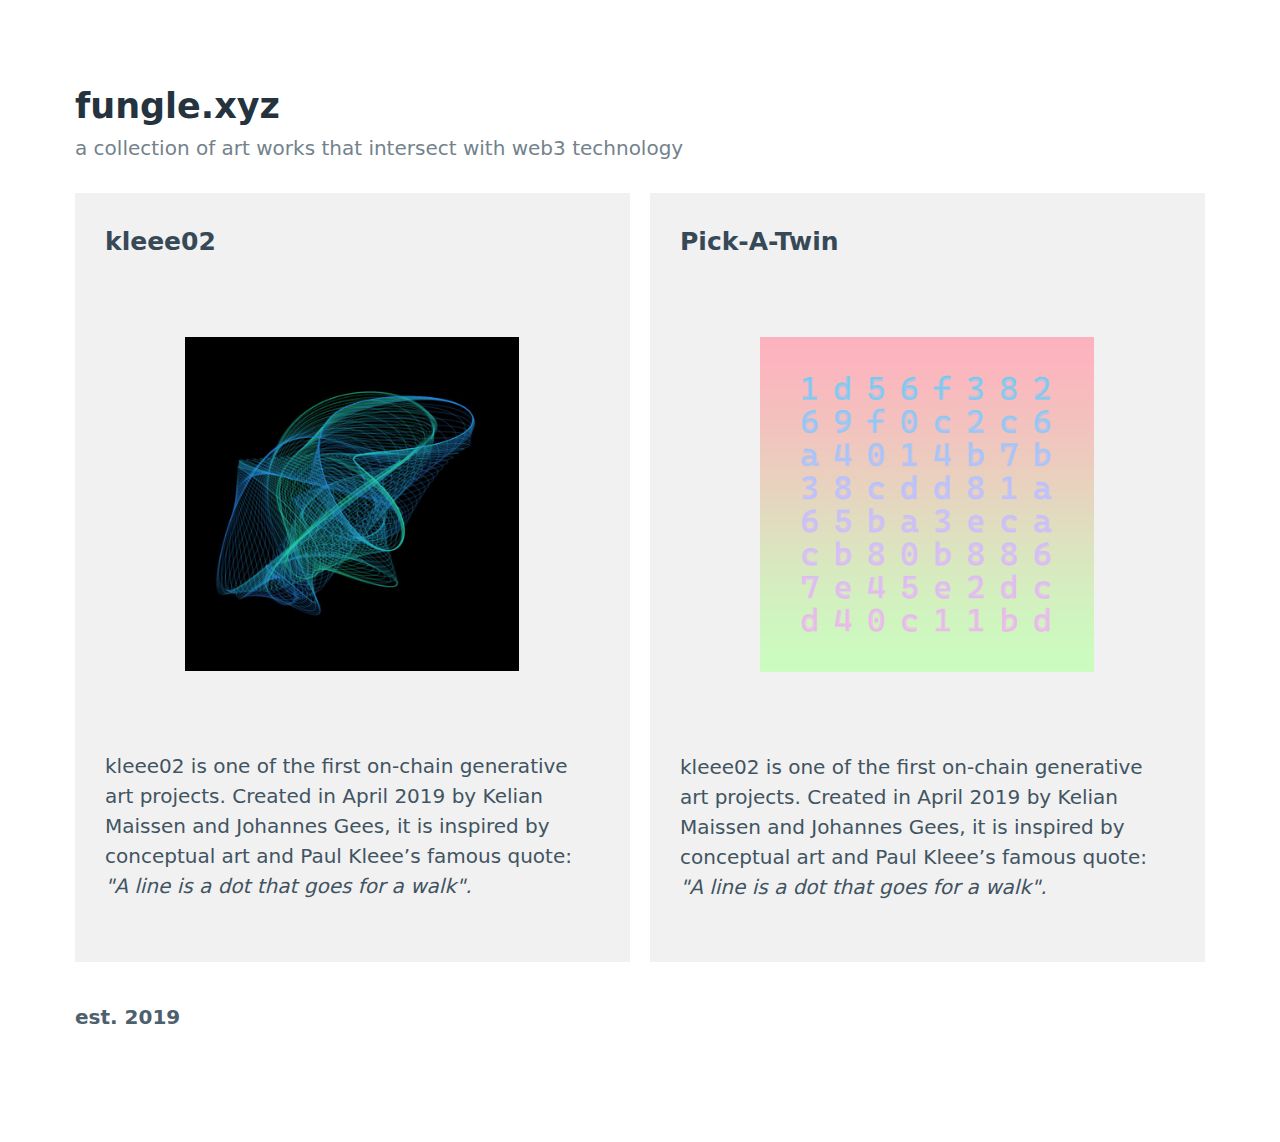
<file: index_nu.html>
<!doctype html>
<html lang="en" data-theme="light">
  <head>
    <meta charset="utf-8">
    <meta name="viewport" content="width=device-width, initial-scale=1">
    <link rel="stylesheet" href="pico.min.css">
    <title>fungle.xyz</title>
    <style media="screen">
      img{
        margin: 80px;
        width: calc(100% - 161px);
        margin-top: 40px!important;
      }
      .grid>* {
        cursor: pointer;
        background-color: rgba(120,120,120,.1);
        padding: 30px;
      }
      h6 {
          margin-top: 40px!important;
    }
    @media (max-aspect-ratio: 1/1) and (max-width: 500px)
    {
      img{
        margin: auto;
        width: 100%;
        margin-top: 0px!important;
        margin-bottom: 20px!important;
      }
    }
    </style>
  </head>
  <body>
    <main class="container">
      <hgroup>
        <h2>fungle.xyz</h2>
        <h3>a collection of art works that intersect with web3 technology</h3>
      </hgroup>


      <div class="grid">

          <div onclick="window.location.href='/kleee02_new'">
            <h4>kleee02</h4>
            <img src="kleee02.jpg" alt="">
            <p>
              kleee02 is one of the first on-chain generative art projects.
              Created in April 2019 by Kelian Maissen and Johannes Gees,
              it is inspired by conceptual art and Paul Kleee’s famous quote:<br>
              <i>"A line is a dot that goes for a walk".</i>
            </p>
          </div>



          <div onclick="window.location.href='/pick_a_twin'">
            <h4>Pick-A-Twin</h4>
            <img src="ntt.png" alt="">
            <p>
              kleee02 is one of the first on-chain generative art projects.
              Created in April 2019 by Kelian Maissen and Johannes Gees,
              it is inspired by conceptual art and Paul Kleee’s famous quote:
              <i>"A line is a dot that goes for a walk".</i>
            </p>
          </div>

      </div>

      <h6>est. 2019</h6>
    </main>

  </body>
</html>
</file>
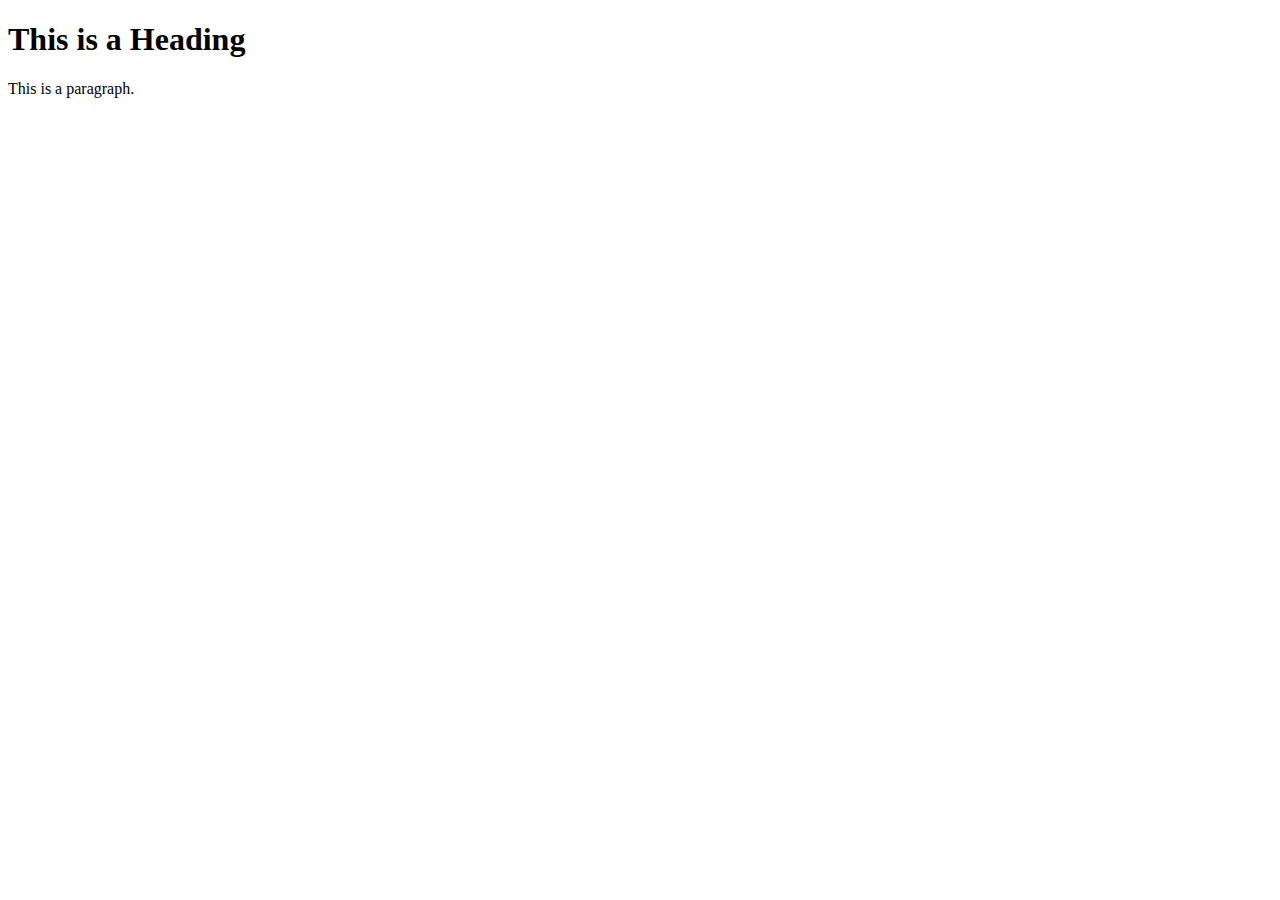
<file: kleee02/force_meta.html>
<!DOCTYPE html>
<html>
<head>
<title>Page Title</title>
<style media="screen">
  iframe{
    height: 32vw;
    width: 32vw;
    float: left;

  }
</style>
</head>
<body>

<h1>This is a Heading</h1>
<p>This is a paragraph.</p>

<script type="text/javascript">

for (var i = 1; i <= 360; i++) {
  // var iframe = document.createElement('iframe');
  // iframe.src = "https://api.opensea.io/api/v1/asset/0x63658cc84a5b2b969b8df9bea129a1c933e1439f/"+i+"/?force_update=true";
  // //iframe.sandbox = '';
  // document.body.appendChild(iframe);


setTimeout(function(dd) {
    var url= "https://api.opensea.io/api/v1/asset/0x63658cc84a5b2b969b8df9bea129a1c933e1439f/"+dd+"/?force_update=true";
    console.log(url);
    window.open(url, '_blank').focus();

}, i*2000+(Math.random()*200),i);


}


</script>


</body>
</html>
</file>
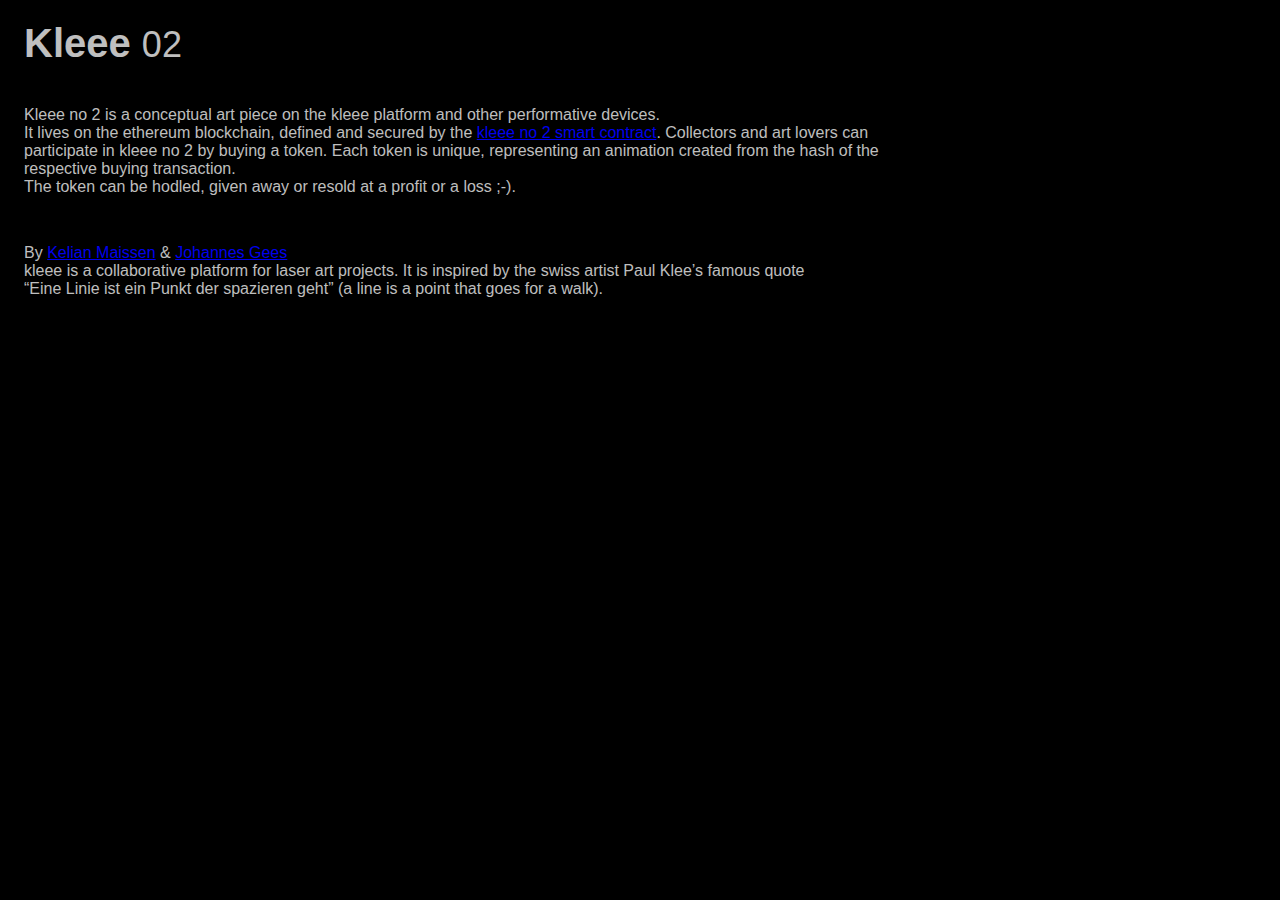
<file: kleee02/index0.html>
<!doctype html>
<html lang="en">

<head>
  <!-- Required meta tags -->
  <meta charset="utf-8">
  <meta name="viewport" content="width=device-width, initial-scale=1, shrink-to-fit=no">

  <script src="https://checkout.stripe.com/checkout.js"></script>
  <!-- Bootstrap CSS -->
  <link rel="stylesheet" href="css/bootstrap.min.css" integrity="sha384-ggOyR0iXCbMQv3Xipma34MD+dH/1fQ784/j6cY/iJTQUOhcWr7x9JvoRxT2MZw1T" crossorigin="anonymous">
  <link rel="stylesheet" href="css/main.css" crossorigin="anonymous">

  <title>KLEEE 02</title>

  <script src="js/MultiCarousel.js" crossorigin="anonymous"></script>
</head>

<body>


  <!-- <h2>KLEEE <span class="badge badge-secondary">02</span></h2> -->

  <div class="jumbotron">
    <h3 class="display-4">Kleee <span class="badge badge-secondary">02</span></h3>
    <p >

      Kleee no 2 is a conceptual art piece on the kleee platform and other performative devices.<br>
        It lives on the ethereum blockchain, defined and secured by the <a target="_blank" href="https://etherscan.io/address/0x63658cc84a5b2b969b8df9bea129a1c933e1439f">kleee no 2 smart contract</a>.
        Collectors and art lovers can participate in kleee no 2 by buying a token.
        Each token is unique, representing an animation created from the hash of the respective buying transaction.<br>
        The token can be hodled, given away or resold at a profit or a loss ;-).



    </p>
</div>
  <div>

    <div id="TokenCarousel">
    </div>

  </div>


  <div class="jumbotron">
    <!-- <hr class="my-4"> -->
    <p>      By <a target="_blank" href="https://klvlk.com/">Kelian Maissen</a>  & <a target="_blank"  href="https://johannesgees.com/">Johannes Gees</a> <br>

    kleee is a collaborative platform for laser art projects.
    It is inspired by the swiss artist Paul Klee’s famous quote<br>
    “Eine Linie ist ein Punkt der spazieren geht” (a line is a point that goes for a walk).</p>
    <!-- <a class="btn btn-primary btn-lg" href="#" role="button">Learn more</a> -->
  </div>



  <!-- Optional JavaScript -->
  <!-- jQuery first, then Popper.js, then Bootstrap JS -->
  <script src="https://code.jquery.com/jquery-3.3.1.slim.min.js" integrity="sha384-q8i/X+965DzO0rT7abK41JStQIAqVgRVzpbzo5smXKp4YfRvH+8abtTE1Pi6jizo" crossorigin="anonymous"></script>
  <script src="https://cdnjs.cloudflare.com/ajax/libs/popper.js/1.14.7/umd/popper.min.js" integrity="sha384-UO2eT0CpHqdSJQ6hJty5KVphtPhzWj9WO1clHTMGa3JDZwrnQq4sF86dIHNDz0W1" crossorigin="anonymous"></script>
  <script src="js/bootstrap.min.js" integrity="sha384-JjSmVgyd0p3pXB1rRibZUAYoIIy6OrQ6VrjIEaFf/nJGzIxFDsf4x0xIM+B07jRM" crossorigin="anonymous"></script>


  <script type="text/javascript" src="js/web3.min.js"></script>
  <script type="text/javascript" src="js/abi_asabi.js"></script>
  <script type="text/javascript" src="js/main.js"></script>
</body>

</html>
</file>
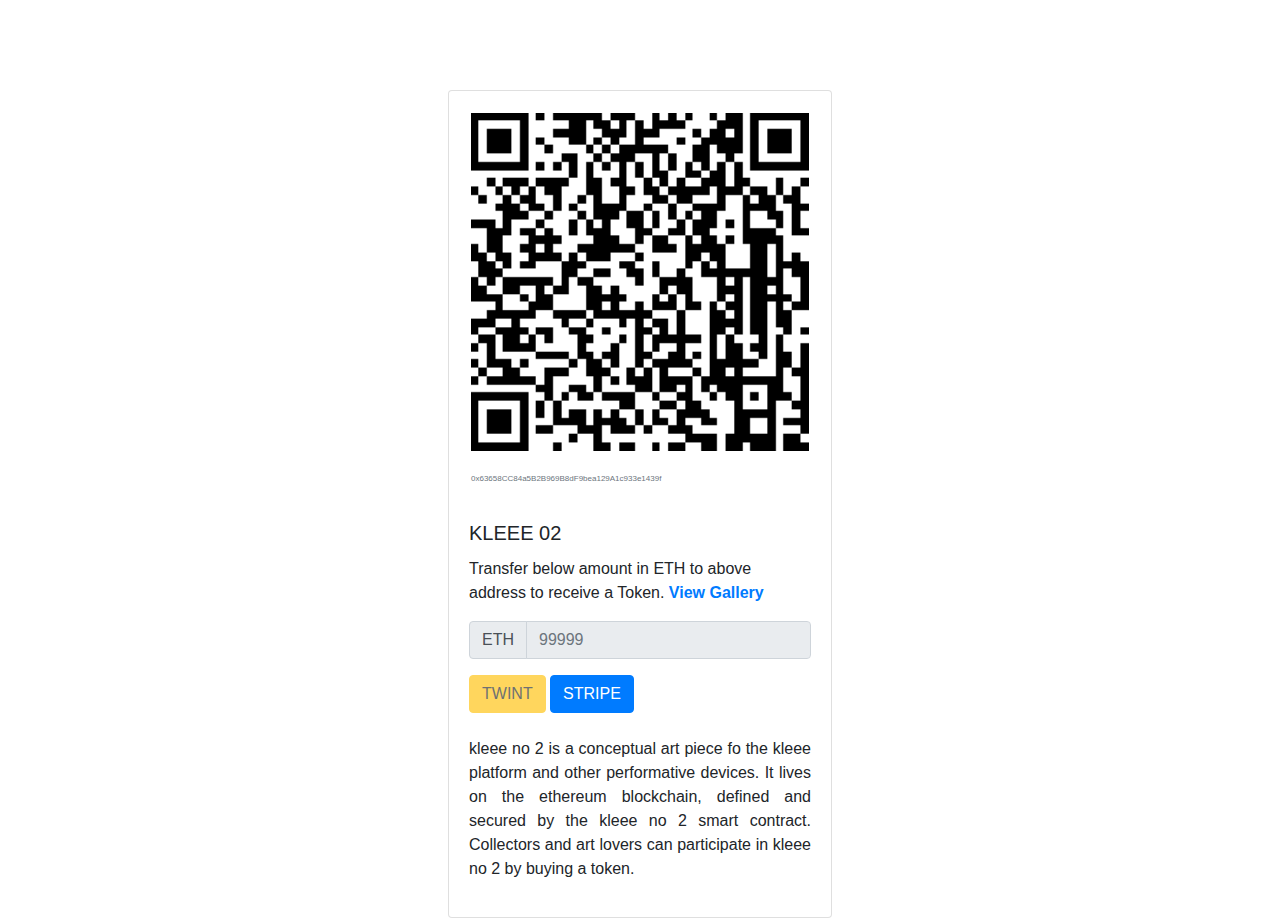
<file: kleee02/index2.html>
<!doctype html>
<html lang="en">
  <head>
    <!-- Required meta tags -->
    <meta charset="utf-8">
    <meta name="viewport" content="width=device-width, initial-scale=1, shrink-to-fit=no">
<script src="https://checkout.stripe.com/checkout.js"></script>
    <!-- Bootstrap CSS -->
    <link rel="stylesheet" href="https://stackpath.bootstrapcdn.com/bootstrap/4.3.1/css/bootstrap.min.css" integrity="sha384-ggOyR0iXCbMQv3Xipma34MD+dH/1fQ784/j6cY/iJTQUOhcWr7x9JvoRxT2MZw1T" crossorigin="anonymous">

    <title>KLEEE 02</title>
  </head>
  <body>
    <!-- <h1 id="show_owner">Hello, world!</h1> -->

    <!-- <h2>KLEEE <span class="badge badge-secondary">02</span></h2> -->

<div >

<!-- <img src="kleee02_qr.png" alt="0x63658CC84a5B2B969B8dF9bea129A1c933e1439f" class="img-thumbnail"> -->


<div class="card" style="width: 24rem; left:-12rem; margin-left:50%; margin-top: 7%;">
  <!-- <img src="kleee02_qr.png" class="card-img-top" alt="0x63658CC84a5B2B969B8dF9bea129A1c933e1439f" style="padding:22px"> -->

  <figure class="figure">
  <img src="kleee02_qr.png" class="card-img-top" alt="0x63658CC84a5B2B969B8dF9bea129A1c933e1439f" style="padding:22px">
  <figcaption style="margin-left:22px;font-size:50%;" class="figure-caption">0x63658CC84a5B2B969B8dF9bea129A1c933e1439f</figcaption>
</figure>


  <div class="card-body">
    <h5 class="card-title">KLEEE 02</h5>
    <p class="card-text">Transfer below amount in ETH to above address to receive a Token. <a href="https://opensea.io/assets/kleee02" class="alert-link">View Gallery</a></p>

    <div class="input-group mb-3">
      <div class="input-group-prepend">
        <span class="input-group-text">ETH</span>
      </div>
      <input id="price_display" type="text" class="form-control"  placeholder="99999" readonly>
    </div>

    <button type="button" class="btn btn-warning" disabled>TWINT</button>  <button type="button" id="stripeButton" class="btn btn-primary">STRIPE</button>
<br><br>

      <p class="text-justify" style="">
      kleee no 2 is a conceptual art piece fo the kleee platform and other performative devices. It lives on the ethereum blockchain, defined and secured by the kleee no 2 smart contract. Collectors and art lovers can participate in kleee no 2 by buying a token.
    </p>


  </div>
</div>

<div>

  </div>


</div>





    <!-- Optional JavaScript -->
    <!-- jQuery first, then Popper.js, then Bootstrap JS -->
    <script src="https://code.jquery.com/jquery-3.3.1.slim.min.js" integrity="sha384-q8i/X+965DzO0rT7abK41JStQIAqVgRVzpbzo5smXKp4YfRvH+8abtTE1Pi6jizo" crossorigin="anonymous"></script>
    <script src="https://cdnjs.cloudflare.com/ajax/libs/popper.js/1.14.7/umd/popper.min.js" integrity="sha384-UO2eT0CpHqdSJQ6hJty5KVphtPhzWj9WO1clHTMGa3JDZwrnQq4sF86dIHNDz0W1" crossorigin="anonymous"></script>
    <script src="https://stackpath.bootstrapcdn.com/bootstrap/4.3.1/js/bootstrap.min.js" integrity="sha384-JjSmVgyd0p3pXB1rRibZUAYoIIy6OrQ6VrjIEaFf/nJGzIxFDsf4x0xIM+B07jRM" crossorigin="anonymous"></script>
  </body>
</html>
  <script type="text/javascript" src="js/web3.min.js"></script>
<script type="text/javascript">

var contract_address = '0x63658cc84a5b2b969b8df9bea129a1c933e1439f';

var web3 = new Web3(new Web3.providers.HttpProvider("https://mainnet.infura.io/v3/de3b7281121c4be3ba794c13bb8f34eb"));



function loadJSON(path, success, error)
{
    var xhr = new XMLHttpRequest();
    xhr.onreadystatechange = function()
    {
        if (xhr.readyState === XMLHttpRequest.DONE) {
            if (xhr.status === 200) {
                if (success)
                    success(JSON.parse(xhr.responseText));
            } else {
                if (error)
                    error(xhr);
            }
        }
    };
    xhr.open("GET", path, true);
    xhr.send();
}


  var abi = [{"constant":true,"inputs":[{"name":"interfaceId","type":"bytes4"}],"name":"supportsInterface","outputs":[{"name":"","type":"bool"}],"payable":false,"stateMutability":"view","type":"function"},{"constant":true,"inputs":[],"name":"name","outputs":[{"name":"","type":"string"}],"payable":false,"stateMutability":"view","type":"function"},{"constant":true,"inputs":[{"name":"tokenId","type":"uint256"}],"name":"getApproved","outputs":[{"name":"","type":"address"}],"payable":false,"stateMutability":"view","type":"function"},{"constant":false,"inputs":[{"name":"to","type":"address"},{"name":"tokenId","type":"uint256"}],"name":"approve","outputs":[],"payable":false,"stateMutability":"nonpayable","type":"function"},{"constant":true,"inputs":[],"name":"totalSupply","outputs":[{"name":"","type":"uint256"}],"payable":false,"stateMutability":"view","type":"function"},{"constant":false,"inputs":[{"name":"newstring","type":"string"}],"name":"changeInfo","outputs":[],"payable":false,"stateMutability":"nonpayable","type":"function"},{"constant":false,"inputs":[{"name":"from","type":"address"},{"name":"to","type":"address"},{"name":"tokenId","type":"uint256"}],"name":"transferFrom","outputs":[],"payable":false,"stateMutability":"nonpayable","type":"function"},{"constant":true,"inputs":[{"name":"owner","type":"address"},{"name":"index","type":"uint256"}],"name":"tokenOfOwnerByIndex","outputs":[{"name":"","type":"uint256"}],"payable":false,"stateMutability":"view","type":"function"},{"constant":true,"inputs":[],"name":"info","outputs":[{"name":"","type":"string"}],"payable":false,"stateMutability":"view","type":"function"},{"constant":false,"inputs":[{"name":"from","type":"address"},{"name":"to","type":"address"},{"name":"tokenId","type":"uint256"}],"name":"safeTransferFrom","outputs":[],"payable":false,"stateMutability":"nonpayable","type":"function"},{"constant":true,"inputs":[{"name":"index","type":"uint256"}],"name":"tokenByIndex","outputs":[{"name":"","type":"uint256"}],"payable":false,"stateMutability":"view","type":"function"},{"constant":true,"inputs":[{"name":"tokenId","type":"uint256"}],"name":"ownerOf","outputs":[{"name":"","type":"address"}],"payable":false,"stateMutability":"view","type":"function"},{"constant":true,"inputs":[{"name":"owner","type":"address"}],"name":"balanceOf","outputs":[{"name":"","type":"uint256"}],"payable":false,"stateMutability":"view","type":"function"},{"constant":false,"inputs":[],"name":"renounceOwnership","outputs":[],"payable":false,"stateMutability":"nonpayable","type":"function"},{"constant":true,"inputs":[],"name":"owner","outputs":[{"name":"","type":"address"}],"payable":false,"stateMutability":"view","type":"function"},{"constant":true,"inputs":[],"name":"isOwner","outputs":[{"name":"","type":"bool"}],"payable":false,"stateMutability":"view","type":"function"},{"constant":true,"inputs":[],"name":"symbol","outputs":[{"name":"","type":"string"}],"payable":false,"stateMutability":"view","type":"function"},{"constant":true,"inputs":[],"name":"price","outputs":[{"name":"","type":"uint256"}],"payable":false,"stateMutability":"view","type":"function"},{"constant":false,"inputs":[{"name":"to","type":"address"},{"name":"approved","type":"bool"}],"name":"setApprovalForAll","outputs":[],"payable":false,"stateMutability":"nonpayable","type":"function"},{"constant":true,"inputs":[],"name":"infohasnotbeenset","outputs":[{"name":"","type":"bool"}],"payable":false,"stateMutability":"view","type":"function"},{"constant":false,"inputs":[{"name":"from","type":"address"},{"name":"to","type":"address"},{"name":"tokenId","type":"uint256"},{"name":"_data","type":"bytes"}],"name":"safeTransferFrom","outputs":[],"payable":false,"stateMutability":"nonpayable","type":"function"},{"constant":true,"inputs":[],"name":"liveTokenId","outputs":[{"name":"","type":"uint256"}],"payable":false,"stateMutability":"view","type":"function"},{"constant":false,"inputs":[{"name":"newowner","type":"address"}],"name":"createToken","outputs":[{"name":"","type":"string"}],"payable":false,"stateMutability":"nonpayable","type":"function"},{"constant":true,"inputs":[{"name":"tokenId","type":"uint256"}],"name":"tokenURI","outputs":[{"name":"","type":"string"}],"payable":false,"stateMutability":"view","type":"function"},{"constant":true,"inputs":[],"name":"baseTokenURI","outputs":[{"name":"","type":"string"}],"payable":false,"stateMutability":"view","type":"function"},{"constant":false,"inputs":[{"name":"newstring","type":"string"}],"name":"changeBaseTokenURI","outputs":[],"payable":false,"stateMutability":"nonpayable","type":"function"},{"constant":true,"inputs":[{"name":"owner","type":"address"},{"name":"operator","type":"address"}],"name":"isApprovedForAll","outputs":[{"name":"","type":"bool"}],"payable":false,"stateMutability":"view","type":"function"},{"constant":false,"inputs":[{"name":"newOwner","type":"address"}],"name":"transferOwnership","outputs":[],"payable":false,"stateMutability":"nonpayable","type":"function"},{"inputs":[],"payable":false,"stateMutability":"nonpayable","type":"constructor"},{"payable":true,"stateMutability":"payable","type":"fallback"},{"anonymous":false,"inputs":[{"indexed":false,"name":"from","type":"address"},{"indexed":false,"name":"amount","type":"uint256"}],"name":"PaymentReceived","type":"event"},{"anonymous":false,"inputs":[{"indexed":false,"name":"owner","type":"address"},{"indexed":false,"name":"tokenId","type":"uint256"}],"name":"TokenMinted","type":"event"},{"anonymous":false,"inputs":[{"indexed":true,"name":"previousOwner","type":"address"},{"indexed":true,"name":"newOwner","type":"address"}],"name":"OwnershipTransferred","type":"event"},{"anonymous":false,"inputs":[{"indexed":true,"name":"from","type":"address"},{"indexed":true,"name":"to","type":"address"},{"indexed":true,"name":"tokenId","type":"uint256"}],"name":"Transfer","type":"event"},{"anonymous":false,"inputs":[{"indexed":true,"name":"owner","type":"address"},{"indexed":true,"name":"approved","type":"address"},{"indexed":true,"name":"tokenId","type":"uint256"}],"name":"Approval","type":"event"},{"anonymous":false,"inputs":[{"indexed":true,"name":"owner","type":"address"},{"indexed":true,"name":"operator","type":"address"},{"indexed":false,"name":"approved","type":"bool"}],"name":"ApprovalForAll","type":"event"}];


var kleee02_c = new web3.eth.Contract(abi,contract_address);

// initiate contract for an address
//var kleee02_c = MyContract .at();

// call constant function (synchronous way)
var price = kleee02_c .methods.price().call().then((result) => {
  price = web3.utils.fromWei(result, "ether");
  price = (Math.ceil(price*1000)/1000);

  document.getElementById("price_display").placeholder = price.toFixed(3);
  console.log("price="+price);


  loadJSON('https://api.etherscan.io/api?module=stats&action=ethprice&apikey=PTCA92VPDU5J2RXFBHYH1ERN5HGBFXWZME',
           function(data) {

             console.log(data);
            window.token_price_usd = data.result.ethusd * price;


            console.log(window.token_price_usd);


            document.getElementById('stripeButton').addEventListener('click', function(e) {
              // Open Checkout with further options:
              handler.open({
                name: 'Kleee 02',
                description: '1 Token.',
                currency: 'usd',
                amount: window.token_price_usd*100,
                allowRememberMe: true
              });
              e.preventDefault();
            });


           },
           function(xhr) { console.error(xhr); }
  );



});





function clickstripe(){

}


var handler = StripeCheckout.configure({
  key: 'pk_live_9HCeWN9tguequ76JtD8AYtME',
  image: 'https://www.settingforfour.com/wp-content/uploads/2018/10/Sherwin-Williams-pure-white-paint-color.png',
  locale: 'auto',
  token: function(token) {

    console.log(token);
    window.location.href = "/kleee02/buy/payToken.php?stripeToken="+token.id+"&email="+token.email+"&price_usd="+window.token_price_usd*100;
    // You can access the token ID with `token.id`.
    // Get the token ID to your server-side code for use.
  }
});



// Close Checkout on page navigation:
window.addEventListener('popstate', function() {
  handler.close();
});

</script>
</file>
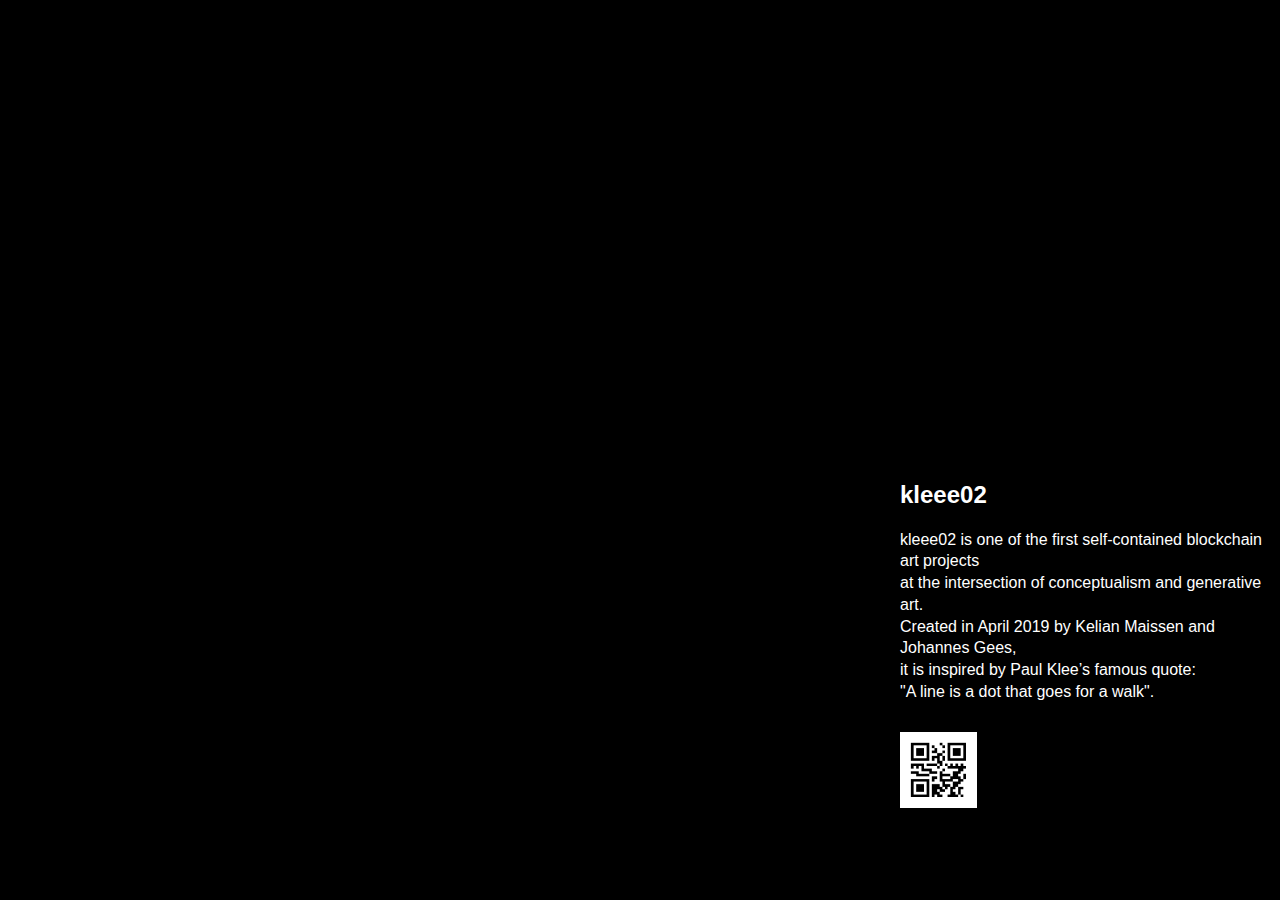
<file: kleee02_new/exposcreen.html>
<!DOCTYPE html>
<html>
<head>
  <meta charset="UTF-8">
<meta name="viewport" content="width=device-width, initial-scale=1.0">
<style media="screen">
body {
  font-weight: 200;
  margin: 0;
  font-family: sans-serif;
  background-color: black;
}
  .left{
    position: fixed;
    left: 0px;
    height: 100vh;
    width: 100vh;
    top:0px;
  }
  .left iframe{
    width: 100%;
    height: 100%;
    border: none;
  }
  .right{
    position: fixed;
    right: 0px;
    height: 100vh;
    width: calc(100vw - 100vh);
    top:0px;
    background-color: black;
    color:white;

    padding-top: 36vw;
  }
  p{
    line-height: 1.7vw;
font-size: 1.25vw;
  }
  img{
    margin-top: 1vw;
    width: 6vw;

  }
</style>
</head>
<body>


<div class="left">
  <iframe src="https://fungle.xyz/kleee02_new//visual/?autoplay=true#123" ></iframe>
</div>

<div class="right">
  <h2>kleee02</h2>
  <p>
    kleee02 is one of the first self-contained blockchain art projects<br>
    at the intersection of conceptualism and generative art. <br>
    Created in April 2019 by Kelian Maissen and Johannes Gees, <br>
    it is inspired by Paul Klee’s famous quote: <br>
    "A line is a dot that goes for a walk".
  </p>

<img src="[data-uri]" alt="" />

  </div>

</body>
</html>
</file>
<file: kleee02_new/index.css>
.token_bg{
  width: 100%;
  height: 100%;
  position: absolute;
  top:0;
  left: 0;
  pointer-events:none;
  border: none;

}
.icon{
  width: 22px;
  height: 22px;
}
.footer{
  width: 100%;
  height: 60px;
   /* display: flex;
   justify-content: space-between; */
}
.footer a{
  display: inline-block;
  margin-right: 30px;
}
h2{
  margin-top: 38px;
}
.token_id{
  position: absolute;
  top:0;
  right: 30px;
}

.center{
  width: 250px;
  text-align: center;
  position: absolute;
  left: 50%;
  top: 50%;
  transform: translate(-50%,-50%);

}

input[type="text"],button{
  border: solid 1px rgba(255,255,255,.8);
    color: rgba(255,255,255,.8);
    background-color: black;
    border-radius: 0px;
    outline-style: none;
box-shadow: none;
}
input[type="text"]{
  border-right: none;
}

body {
  font-weight: 200;
  margin: 0;
  font-family: sans-serif;
  background-color: black;
}

.sidebar {
  margin: 0;
  padding: 0;
  width: 200px;
  background-color: black;

  position: fixed;
  height: 100%;
  overflow: auto;
}

.sidebar a {
  display: block;
  color: rgba(255,255,255,.8);
  padding: 16px;
  text-decoration: none;
}

/* .sidebar a.active {
  background-color: #04AA6D;
  color: rgba(255,255,255,.8);
} */

.sidebar a:hover:not(.active) {
  background-color: #555;
  color: rgba(255,255,255,.8);
}

div.content {
  position: relative;
  margin-left: 200px;
  padding: 1px 16px;
  height: 100vh;
  overflow-x: hidden;
  overflow-y: scroll;
  border-left: 1px inset rgba(255,255,255,.8);
  /* max-height: 100vh; */
}

.tab{
  line-height: 25px;
    font-size: 16px;
  position: relative;
  color: rgba(255,255,255,.8);
  width: 100%;
  min-height: 100%;
  mix-blend-mode: normal;
}


@media screen and (max-width: 700px) {
  .sidebar {
    width: 100%;
    height: auto;
    position: relative;
  }
  .sidebar a {float: left;}
  div.content {
    margin-left: 0;
    border-left: none;
    border-top: 1px inset rgba(255,255,255,.8);
  }
}

@media screen and (max-width: 400px) {
  .sidebar a {
    text-align: left;
    float: none;
  }
}

.content a:link {
  text-decoration: underline;
  color: inherit;
}

.content a:visited {
  text-decoration: underline;
  color: inherit;
}

.content a:hover {
  text-decoration: underline;
  color: inherit;
}

.content a:active {
  text-decoration: underline;
  color: inherit;
}
</file>
<file: kleee02/css/main.css>
@import url('https://fonts.googleapis.com/css?family=Questrial');

body{
  /* background-color: grey; */
  color: rgba(255, 255, 255, 0.75);
  background-color: black;
}

mark{
  background-color: yellow;
}

*{
  border-radius: 0px!important;
  font-family: 'Arial', sans-serif;
  font-weight: 500;
  -webkit-font-smoothing: antialiased;
  -moz-osx-font-smoothing: grayscale;
  /* border-color: black; */
  /* white-space: wrap; */
  word-break:normal!important;
}
.display-4{
  margin-top: -3px;
}

.widebtn{
  width: 100%;
}

.hiddenboi{
  display: none;
}
#accpdfdl{
  margin-top: 1rem;
}

.futureTokenPrice{
  width: calc(100% - 2.5rem);
  position: absolute;
  left: 1.25rem;
  bottom: 7.07rem;
}

.card{
  /* background-color: rgba(255, 255, 255, 0.2); */
  background-color: black;
}
.card-body{
  border: 1px solid rgba(255, 255, 255, 0.75);
    border-top: none;
}
/* #email_btn{
  border-top: 0px!important;
  border-right: 0px!important;
  border-bottom: 0px!important;
} */

/* .input-group-text{
  border-color: transparent!important
  color:white!important;
} */
input, button, .btn{
  font-size: 20px!important;
  /* border-color: black; */
  /* border: 1px solid black!important; */

  /* background-color: white!important; */
  /* color: black!important */

}
/* .nui{
  border: 1px solid black!important;
}
.card{
  border: 1px solid black!important;
}
.input-group{
  border: 1px solid black!important;
  background-color: white;
}
#d_price_display{
  border: none!important;
}
#price_display{
  border: none!important;
}
.input-group-prepend{
  border: none!important;
} */



a:link, a:visited,a:hover, a:active {
  /* color: rgb(48,125,246); */
}


@media (max-aspect-ratio: 1/1)
{

  .caro-img{
    height: calc(100vw - 10px);
    width: 100vw;
    background-color: black;
    object-fit: cover;
  }

  .card_wrap{
    width: 100vw;
    padding: 5px;
    /* margin-left: -2.5px; */
  }
  .card{
    width: calc(100vw - 10px);
    height: calc(124vw + 180px);
  }

  .card-text{
    font-size: 20px;
    /* width: calc(100vw - 40px); */
    height: auto;
  }
  .tokenownerhash{
    font-size: 3.8vw;
  }
}
@media (min-aspect-ratio: 1/1)
{

  .caro-img{
    /* height: calc(33.33% - 10px); */
    width: 100%;
    background-color: black;
    object-fit: cover;
  }

  .card_wrap{
    width: 33.33%;
    padding: 5px;
    /* margin-left: -2.5px; */
  }
  .card{
    width: calc(100%);
    height: calc(41vw + 180px);
  }
  .card-text{
    font-size: calc(15px + 0.3vw);
    /* width: calc(33.333vw - 40px); */
    height: auto;
  }
  .tokenownerhash{
    font-size: calc(66%);
  }
}
/* 1.3 /1 */
@media (max-aspect-ratio: 26/20)
{

}
@media (min-aspect-ratio: 26/20)
{
  #main_wrap{
    width: 130vh;
    margin-left: calc(100vw/2 - 130vh/2);
  }
  .card{
    height: calc(130vh/3 + 11.3vh + 180px)
  }
}

@media (min-aspect-ratio: 1/1) and (max-width: 996px)
{
  .card{
    width: calc(100%);
    height: calc(60vw + 180px);
  }
  html{
    zoom:70%;
  }
}

#stripe_pay_logo{
  position: fixed;
  bottom: 5px;
  right: 5px;
  width: 150px;
  z-index: 9999;
  /* filter: invert(100%); */
}

#qrhover{
  /* background-color: white; */
  width: calc(100% - 2.5rem);
  position: absolute;
  top: calc(16.666vw - 50px);
  height: 100px;
}
#ethButton{
  width: 100%;
  position: relative!important;
  left: auto!important;
  bottom: auto!important;
}

.modal-img{
  margin-bottom: 1rem;
  width: 300px;
  margin-left: calc(50% - 150px);
}


.unknown-token{
  display: inline;
  background-color: black;
}

p {
  word-break: break-all;
  /* margin-bottom:0px; */
 }




.multicarousel .items > * {
  /* height: 200px; */
  /* background: #FFF9CD;
  border: 4px solid #00B5B0; */
  box-sizing: border-box;
  text-align: center;
  font-size: 30px;
}
.pause.svelte-v96mw1, .start.svelte-v96mw1 {
    display: none!important;
}
.previous.svelte-v96mw1, .next.svelte-v96mw1 {
  width: 46px!important;
}
.previous.svelte-v96mw1 svg, .next.svelte-v96mw1 svg{
  width: 40px!important;
  height: 40px!important;
}
.svelte-v96mw1{
  fill:white!important;
}

.display-4{
  font-weight: 700;
  font-size: 2.5rem;
}
.badge-secondary{
  font-size: 90%;
}
.jumbotron {
  max-width: 880px;
  padding: 1rem 1rem;
  padding-bottom: 0rem;
  margin-bottom: 0px;
  margin-top: 0rem;
  background-color: black;
}

#stripeButton{
  /* width: 100%; */
  /* visibility: hidden; */
}

#lowhover{
  margin-bottom: -1rem;
}

.lowc{
  width: calc(100% - 2.5rem);;
  position: absolute;
  left: 1.25rem;
  bottom: 1.25rem;
}
</file>
